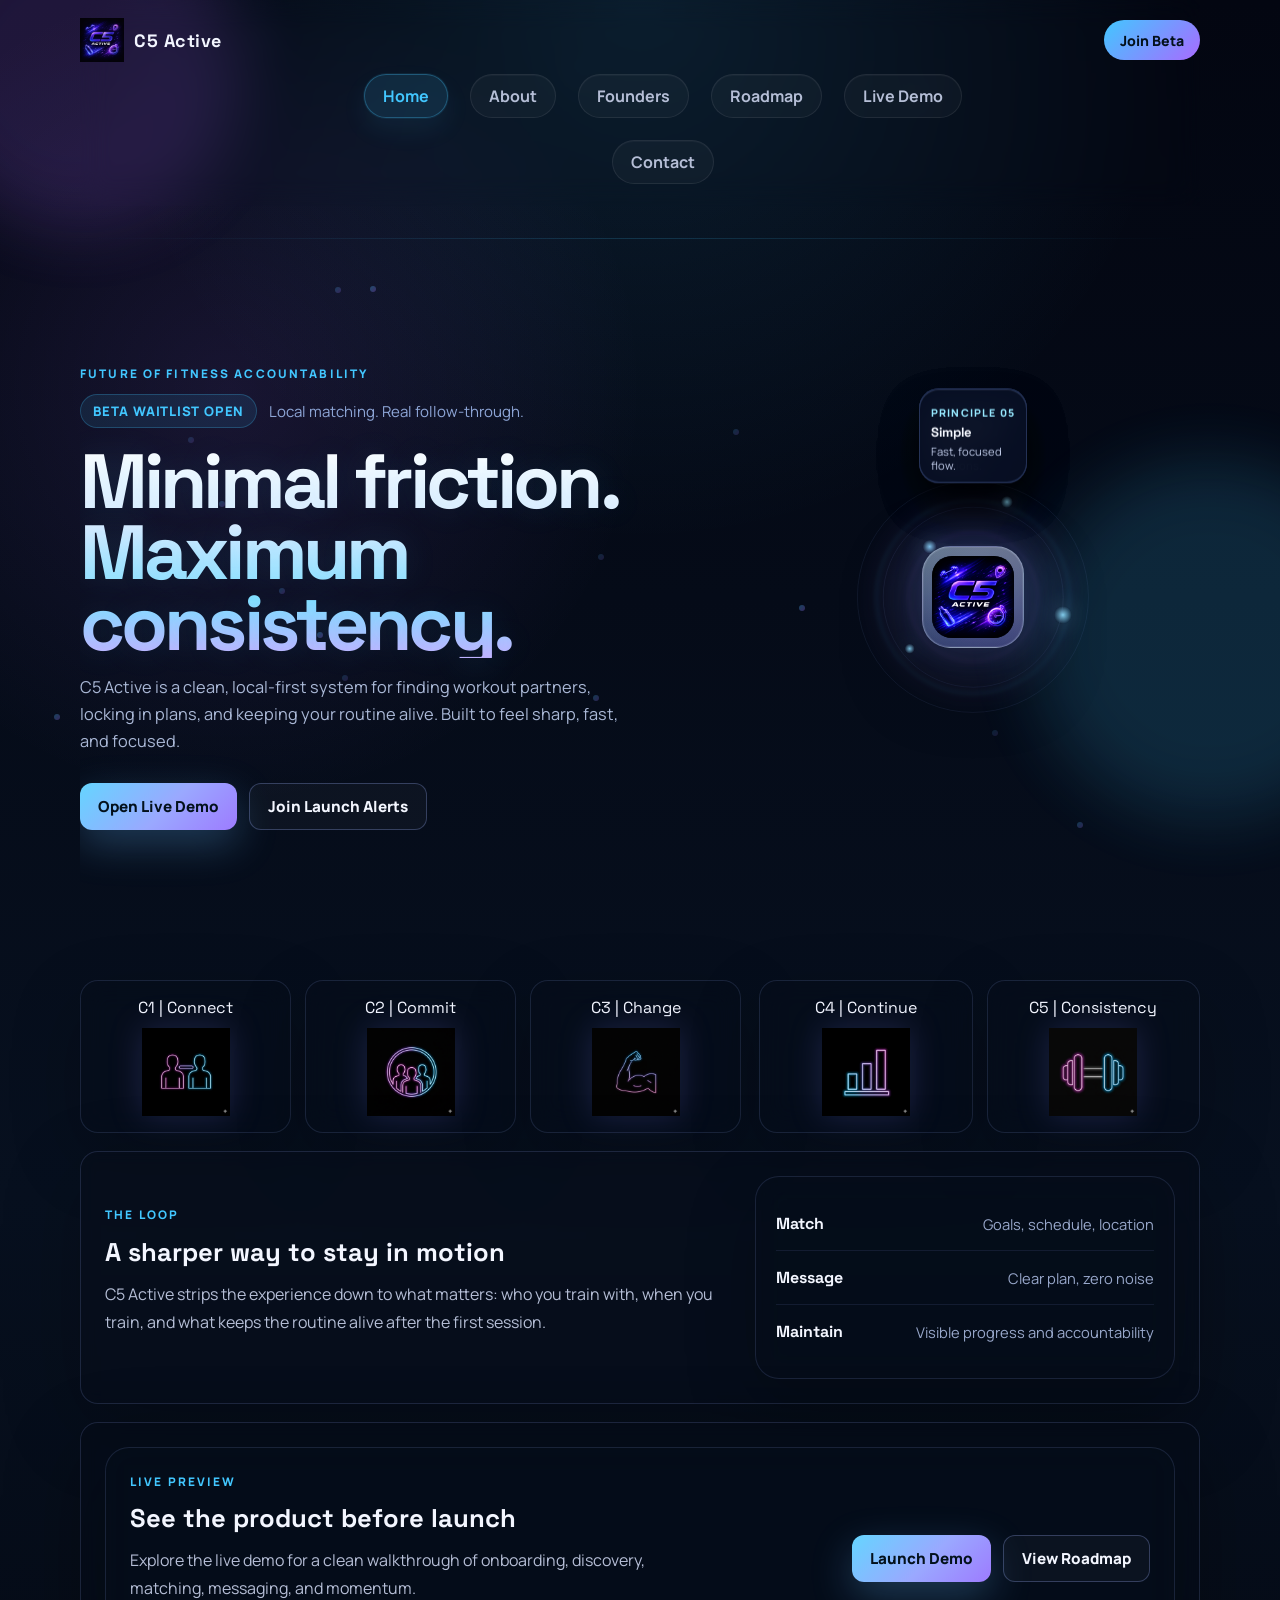
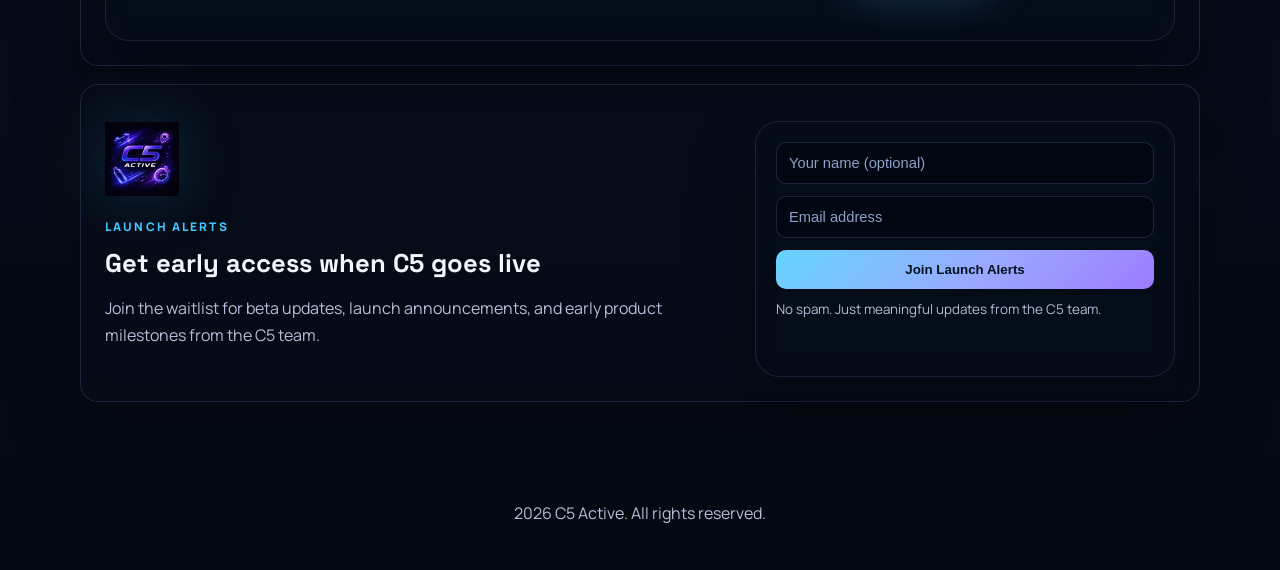
<file: index.html>
<!DOCTYPE html>
<html lang="en">
  <head>
    <meta charset="UTF-8" />
    <meta name="viewport" content="width=device-width, initial-scale=1.0" />
    <title>C5 Active | Find Workout Partners And Build Consistency</title>
    <link rel="icon" type="image/png" href="./images/c5_logo.png" />
    <meta
      name="description"
      content="C5 Active helps people find local workout partners, stay accountable, and build consistent fitness habits through matching, messaging, and progress tracking."
    />
    <meta property="og:title" content="C5 Active | Find Workout Partners And Build Consistency" />
    <meta
      property="og:description"
      content="A social fitness platform for local accountability, workout matching, and momentum that lasts."
    />
    <meta property="og:type" content="website" />
    <meta property="og:url" content="https://c5active.com/" />
    <meta property="og:image" content="https://c5active.com/images/c5_logo.png" />
    <meta name="twitter:card" content="summary_large_image" />
    <link rel="canonical" href="https://c5active.com/" />
    <link rel="preconnect" href="https://fonts.googleapis.com" />
    <link rel="preconnect" href="https://fonts.gstatic.com" crossorigin />
    <link
      href="https://fonts.googleapis.com/css2?family=Manrope:wght@400;500;700;800&family=Space+Grotesk:wght@500;700&display=swap"
      rel="stylesheet"
    />
    <link rel="stylesheet" href="./style.css" />
  </head>
  <body data-page="home">
    <div class="bg-orb orb-1"></div>
    <div class="bg-orb orb-2"></div>
    <div class="particles" id="particles"></div>

    <header class="site-header">
      <div class="site-header-top">
        <div class="logo-wrap">
          <img src="images/c5_logo.png" alt="C5 Active logo" class="logo" />
          <span class="logo-text">C5 Active</span>
        </div>
        <a class="header-beta-btn" href="#launch-alerts">Join Beta</a>
      </div>
      <nav class="site-nav">
        <a data-page="home" href="./index.html">Home</a>
        <a data-page="about" href="./about.html">About</a>
        <a data-page="founders" href="./founders.html">Founders</a>
        <a data-page="roadmap" href="./roadmap.html">Roadmap</a>
        <a data-page="demo" href="./demo.html">Live Demo</a>
        <a data-page="contact" href="./contact.html">Contact</a>
      </nav>
    </header>

    <main class="home-main home-main-future">
      <section class="hero hero-home-future reveal">
        <div class="future-hero-copy">
          <p class="eyebrow">Future Of Fitness Accountability</p>
          <div class="future-hero-meta">
            <span class="future-chip">Beta waitlist open</span>
            <span class="future-meta-text">Local matching. Real follow-through.</span>
          </div>
          <h1>Minimal friction. Maximum consistency.</h1>
          <p class="hero-copy future-copy">
            C5 Active is a clean, local-first system for finding workout partners, locking in plans, and keeping your
            routine alive. Built to feel sharp, fast, and focused.
          </p>
          <div class="hero-actions future-actions">
            <a class="btn btn-primary future-primary-btn" href="./demo.html">Open Live Demo</a>
            <a class="btn btn-ghost future-ghost-btn" href="#launch-alerts">Join Launch Alerts</a>
          </div>
        </div>

        <div class="future-hero-stage" aria-label="Core principles orbiting around the C5 Active app">
          <div class="future-logo-core">
            <div class="future-logo-rings" aria-hidden="true"></div>
            <div class="future-app-icon-shell">
              <div class="future-app-icon-screen">
                <img src="images/c5_logo.png" alt="C5 Active app icon" class="future-logo-image" />
              </div>
            </div>
          </div>

          <div class="future-orbit future-orbit-one" aria-hidden="true">
            <span class="future-orbit-bubble future-bubble-one"></span>
            <span class="future-orbit-bubble future-bubble-two"></span>
          </div>

          <div class="future-orbit future-orbit-two" aria-hidden="true">
            <span class="future-orbit-bubble future-bubble-three"></span>
            <span class="future-orbit-bubble future-bubble-four"></span>
          </div>

          <div class="future-orbit-card future-orbit-card-track">
            <div class="future-orbit-node future-node-1">
              <div class="future-floating-card">
                <span class="future-card-label">Principle 01</span>
                <strong>Local-first</strong>
                <p>Nearby accountability.</p>
              </div>
            </div>
            <div class="future-orbit-node future-node-2">
              <div class="future-floating-card">
                <span class="future-card-label">Principle 02</span>
                <strong>Intentional</strong>
                <p>Real plans only.</p>
              </div>
            </div>
            <div class="future-orbit-node future-node-3">
              <div class="future-floating-card">
                <span class="future-card-label">Principle 03</span>
                <strong>Visible momentum</strong>
                <p>Clear progress.</p>
              </div>
            </div>
            <div class="future-orbit-node future-node-4">
              <div class="future-floating-card">
                <span class="future-card-label">Principle 04</span>
                <strong>Committed</strong>
                <p>Actual sessions.</p>
              </div>
            </div>
            <div class="future-orbit-node future-node-5">
              <div class="future-floating-card">
                <span class="future-card-label">Principle 05</span>
                <strong>Simple</strong>
                <p>Fast, focused flow.</p>
              </div>
            </div>
          </div>
        </div>
      </section>

      <section class="future-band reveal">
        <div class="future-band-group future-band-group-primary">
          <article class="future-band-card">
            <span>C1 | Connect</span>
            <img src="./images/connect.png" alt="Connect icon" class="future-band-image" />
          </article>
          <article class="future-band-card">
            <span>C2 | Commit</span>
            <img src="./images/commit.png" alt="Commit icon" class="future-band-image" />
          </article>
          <article class="future-band-card">
            <span>C3 | Change</span>
            <img src="./images/change.png" alt="Change icon" class="future-band-image" />
          </article>
        </div>
        <div class="future-band-group future-band-group-secondary">
          <article class="future-band-card">
            <span>C4 | Continue</span>
            <img src="./images/confidence.png" alt="Continue icon" class="future-band-image" />
          </article>
          <article class="future-band-card">
            <span>C5 | Consistency</span>
            <img src="./images/consistency.png" alt="Consistency icon" class="future-band-image" />
          </article>
        </div>
      </section>

      <section class="panel future-panel reveal">
        <div class="future-panel-grid">
          <div class="future-panel-copy">
            <p class="eyebrow">The Loop</p>
            <h2>A sharper way to stay in motion</h2>
            <p class="section-lead">
              C5 Active strips the experience down to what matters: who you train with, when you train, and what keeps
              the routine alive after the first session.
            </p>
          </div>
          <div class="future-stack">
            <div class="future-stack-line">
              <strong>Match</strong>
              <span>Goals, schedule, location</span>
            </div>
            <div class="future-stack-line">
              <strong>Message</strong>
              <span>Clear plan, zero noise</span>
            </div>
            <div class="future-stack-line">
              <strong>Maintain</strong>
              <span>Visible progress and accountability</span>
            </div>
          </div>
        </div>
      </section>

      <section class="panel future-demo-panel reveal">
        <div class="future-demo-shell">
          <div class="future-demo-copy">
            <p class="eyebrow">Live Preview</p>
            <h2>See the product before launch</h2>
            <p class="section-lead">
              Explore the live demo for a clean walkthrough of onboarding, discovery, matching, messaging, and momentum.
            </p>
          </div>
          <div class="hero-actions future-actions">
            <a class="btn btn-primary future-primary-btn" href="./demo.html">Launch Demo</a>
            <a class="btn btn-ghost future-ghost-btn" href="./roadmap.html">View Roadmap</a>
          </div>
        </div>
      </section>

      <section id="launch-alerts" class="panel future-cta-panel reveal">
        <div class="future-cta-shell">
          <div class="future-cta-copy">
            <img src="images/c5_logo.png" alt="" class="future-cta-logo" />
            <p class="eyebrow">Launch Alerts</p>
            <h2>Get early access when C5 goes live</h2>
            <p>
              Join the waitlist for beta updates, launch announcements, and early product milestones from the C5 team.
            </p>
          </div>

          <form id="launchAlertForm" class="contact-form future-form" novalidate>
            <input class="contact-input future-input" type="text" name="name" placeholder="Your name (optional)" />
            <input class="contact-input future-input" type="email" name="email" placeholder="Email address" required />
            <input
              type="text"
              name="_honey"
              class="honey-field"
              tabindex="-1"
              autocomplete="off"
              aria-hidden="true"
            />
            <button class="contact-submit future-submit" type="submit">Join Launch Alerts</button>
            <p class="cta-form-note">No spam. Just meaningful updates from the C5 team.</p>
            <p id="launchAlertFeedback" class="form-feedback"></p>
          </form>
        </div>
      </section>
    </main>

    <footer class="site-footer">
      <p><span id="year"></span> C5 Active. All rights reserved.</p>
    </footer>

    <script src="./main.js"></script>
  </body>
</html>
</file>
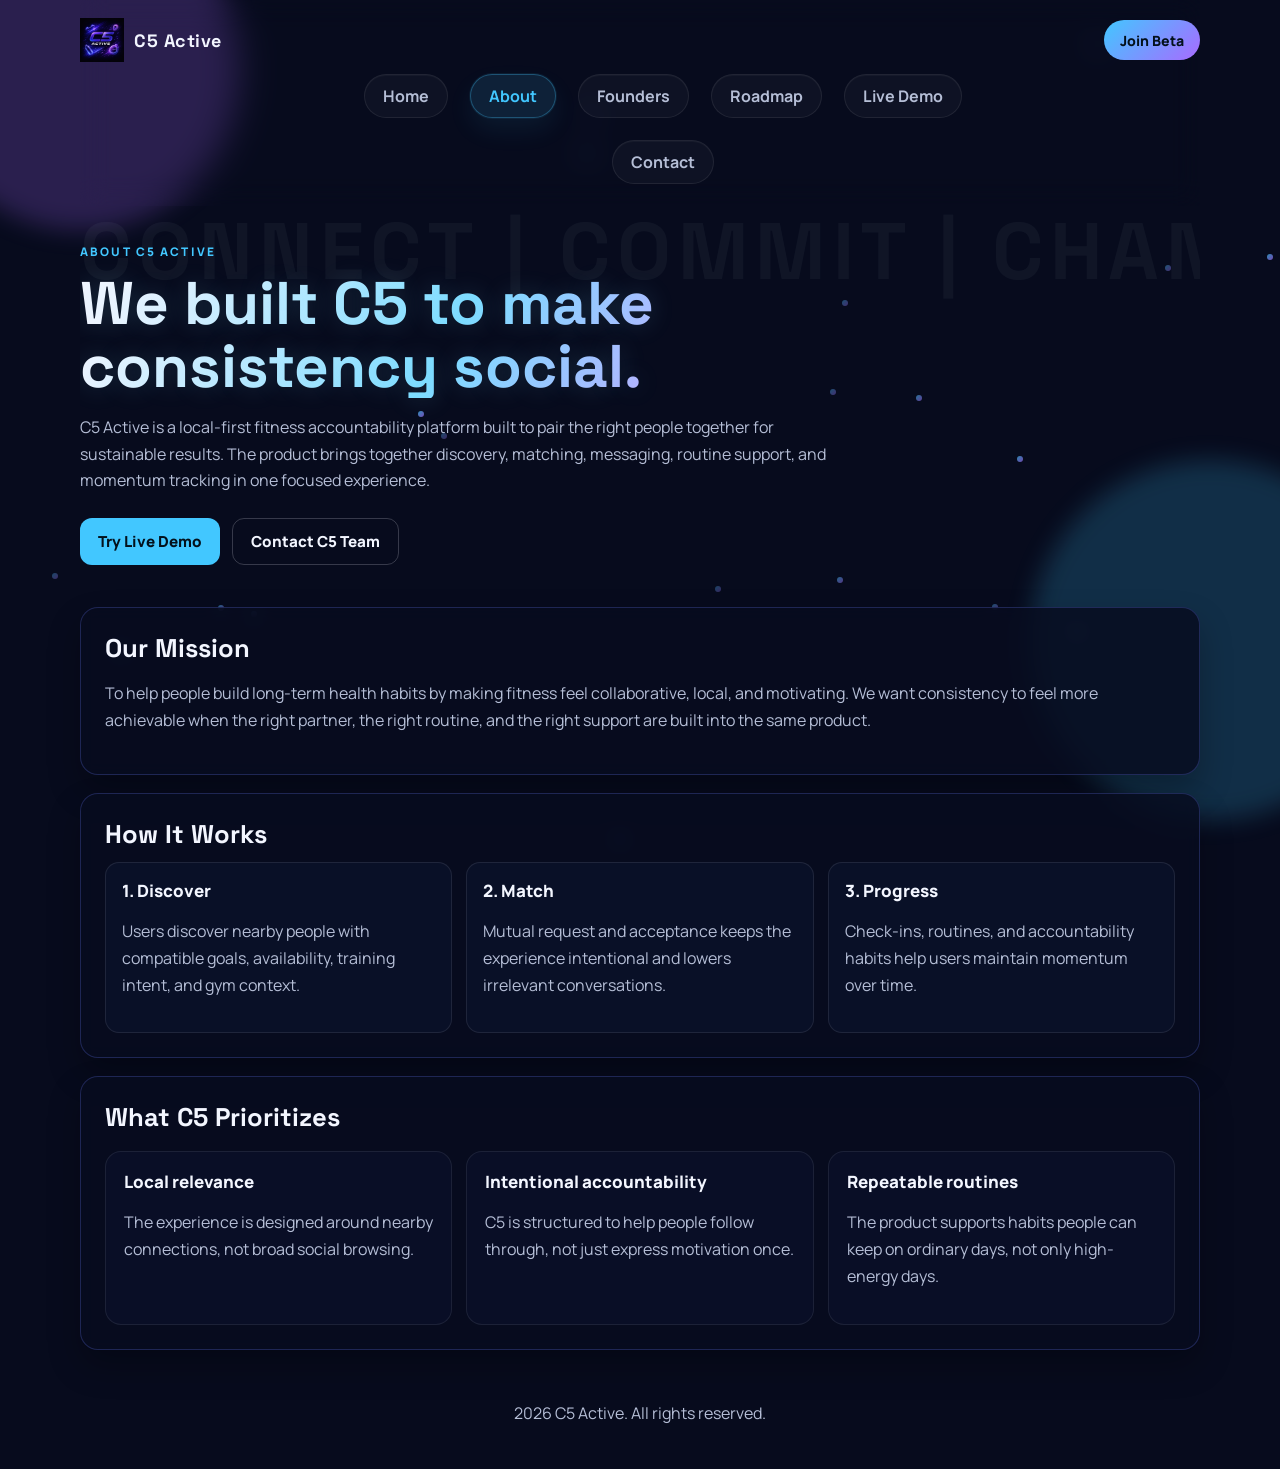
<file: about.html>
<!DOCTYPE html>
<html lang="en">
  <head>
    <meta charset="UTF-8" />
    <meta name="viewport" content="width=device-width, initial-scale=1.0" />
    <title>C5 Active | About The Platform</title>
    <link rel="icon" type="image/png" href="./images/c5_logo.png" />
    <meta
      name="description"
      content="Learn how C5 Active helps people build fitness consistency through local matching, accountability, and progress support."
    />
    <meta property="og:title" content="C5 Active | About The Platform" />
    <meta
      property="og:description"
      content="A local-first social fitness platform designed to help people stay consistent through accountability."
    />
    <meta property="og:type" content="website" />
    <meta property="og:url" content="https://c5active.com/about.html" />
    <meta property="og:image" content="https://c5active.com/images/c5_logo.png" />
    <link rel="canonical" href="https://c5active.com/about.html" />
    <link rel="preconnect" href="https://fonts.googleapis.com" />
    <link rel="preconnect" href="https://fonts.gstatic.com" crossorigin />
    <link
      href="https://fonts.googleapis.com/css2?family=Manrope:wght@400;500;700;800&family=Space+Grotesk:wght@500;700&display=swap"
      rel="stylesheet"
    />
    <link rel="stylesheet" href="./style.css" />
  </head>
  <body data-page="about">
    <div class="bg-orb orb-1"></div>
    <div class="bg-orb orb-2"></div>
    <div class="particles" id="particles"></div>

    <header class="site-header">
      <div class="site-header-top">
        <div class="logo-wrap">
          <img src="images/c5_logo.png" alt="C5 Active logo" class="logo" />
          <span class="logo-text">C5 Active</span>
        </div>
        <a class="header-beta-btn" href="./index.html#launch-alerts">Join Beta</a>
      </div>
      <nav class="site-nav">
        <a data-page="home" href="./index.html">Home</a>
        <a data-page="about" href="./about.html">About</a>
        <a data-page="founders" href="./founders.html">Founders</a>
        <a data-page="roadmap" href="./roadmap.html">Roadmap</a>
        <a data-page="demo" href="./demo.html">Live Demo</a>
        <a data-page="contact" href="./contact.html">Contact</a>
      </nav>
    </header>

    <main>
      <section class="hero reveal">
        <p class="eyebrow">About C5 Active</p>
        <h1>We built C5 to make consistency social.</h1>
        <p class="hero-copy">
          C5 Active is a local-first fitness accountability platform built to pair the right people together for
          sustainable results. The product brings together discovery, matching, messaging, routine support, and
          momentum tracking in one focused experience.
        </p>
        <div class="hero-actions">
          <a class="btn btn-primary" href="./demo.html">Try Live Demo</a>
          <a class="btn btn-ghost" href="./contact.html">Contact C5 Team</a>
        </div>
      </section>

      <section class="panel reveal">
        <h2>Our Mission</h2>
        <p>
          To help people build long-term health habits by making fitness feel collaborative, local, and motivating. We
          want consistency to feel more achievable when the right partner, the right routine, and the right support are
          built into the same product.
        </p>
      </section>

      <section class="panel reveal">
        <h2>How It Works</h2>
        <div class="feature-grid">
          <article class="card">
            <h3>1. Discover</h3>
            <p>Users discover nearby people with compatible goals, availability, training intent, and gym context.</p>
          </article>
          <article class="card">
            <h3>2. Match</h3>
            <p>Mutual request and acceptance keeps the experience intentional and lowers irrelevant conversations.</p>
          </article>
          <article class="card">
            <h3>3. Progress</h3>
            <p>Check-ins, routines, and accountability habits help users maintain momentum over time.</p>
          </article>
        </div>
      </section>

      <section class="panel reveal">
        <h2>What C5 Prioritizes</h2>
        <div class="mini-grid">
          <article class="mini-card">
            <h3>Local relevance</h3>
            <p>The experience is designed around nearby connections, not broad social browsing.</p>
          </article>
          <article class="mini-card">
            <h3>Intentional accountability</h3>
            <p>C5 is structured to help people follow through, not just express motivation once.</p>
          </article>
          <article class="mini-card">
            <h3>Repeatable routines</h3>
            <p>The product supports habits people can keep on ordinary days, not only high-energy days.</p>
          </article>
        </div>
      </section>
    </main>

    <footer class="site-footer">
      <p><span id="year"></span> C5 Active. All rights reserved.</p>
    </footer>

    <script src="./main.js"></script>
  </body>
</html>
</file>
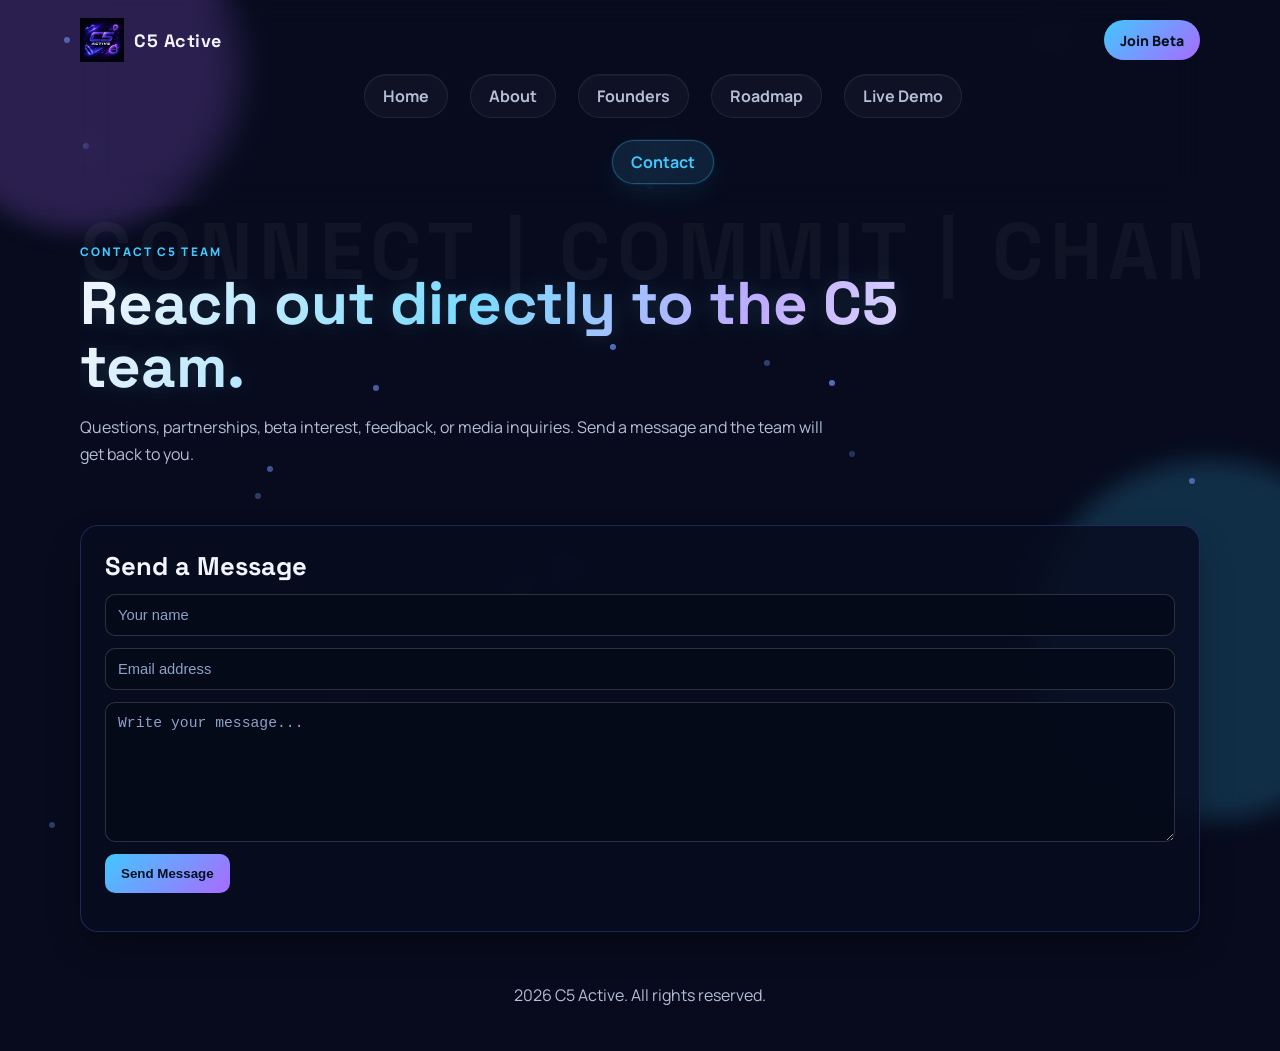
<file: contact.html>
<!DOCTYPE html>
<html lang="en">
  <head>
    <meta charset="UTF-8" />
    <meta name="viewport" content="width=device-width, initial-scale=1.0" />
    <title>C5 Active | Contact</title>
    <link rel="icon" type="image/png" href="./images/c5_logo.png" />
    <meta
      name="description"
      content="Contact the C5 Active team about partnerships, beta interest, feedback, or product questions."
    />
    <meta property="og:title" content="C5 Active | Contact" />
    <meta
      property="og:description"
      content="Reach out to the C5 Active team for partnerships, feedback, and launch-related inquiries."
    />
    <meta property="og:type" content="website" />
    <meta property="og:url" content="https://c5active.com/contact.html" />
    <meta property="og:image" content="https://c5active.com/images/c5_logo.png" />
    <link rel="canonical" href="https://c5active.com/contact.html" />
    <link rel="preconnect" href="https://fonts.googleapis.com" />
    <link rel="preconnect" href="https://fonts.gstatic.com" crossorigin />
    <link
      href="https://fonts.googleapis.com/css2?family=Manrope:wght@400;500;700;800&family=Space+Grotesk:wght@500;700&display=swap"
      rel="stylesheet"
    />
    <link rel="stylesheet" href="./style.css" />
  </head>
  <body data-page="contact">
    <div class="bg-orb orb-1"></div>
    <div class="bg-orb orb-2"></div>
    <div class="particles" id="particles"></div>

    <header class="site-header">
      <div class="site-header-top">
        <div class="logo-wrap">
          <img src="images/c5_logo.png" alt="C5 Active logo" class="logo" />
          <span class="logo-text">C5 Active</span>
        </div>
        <a class="header-beta-btn" href="./index.html#launch-alerts">Join Beta</a>
      </div>
      <nav class="site-nav">
        <a data-page="home" href="./index.html">Home</a>
        <a data-page="about" href="./about.html">About</a>
        <a data-page="founders" href="./founders.html">Founders</a>
        <a data-page="roadmap" href="./roadmap.html">Roadmap</a>
        <a data-page="demo" href="./demo.html">Live Demo</a>
        <a data-page="contact" href="./contact.html">Contact</a>
      </nav>
    </header>

    <main>
      <section class="hero reveal">
        <p class="eyebrow">Contact C5 Team</p>
        <h1>Reach out directly to the C5 team.</h1>
        <p class="hero-copy">
          Questions, partnerships, beta interest, feedback, or media inquiries. Send a message and the team will get
          back to you.
        </p>
      </section>

      <section class="panel reveal">
        <h2>Send a Message</h2>
        <form id="contactForm" class="contact-form" novalidate>
          <input class="contact-input" type="text" name="name" placeholder="Your name" required />
          <input class="contact-input" type="email" name="email" placeholder="Email address" required />
          <textarea class="contact-textarea" name="message" placeholder="Write your message..." required></textarea>
          <input
            type="text"
            name="_honey"
            class="honey-field"
            tabindex="-1"
            autocomplete="off"
            aria-hidden="true"
          />
          <button class="contact-submit" type="submit">Send Message</button>
        </form>
        <p id="contactFeedback" class="form-feedback"></p>
      </section>
    </main>

    <footer class="site-footer">
      <p><span id="year"></span> C5 Active. All rights reserved.</p>
    </footer>

    <script src="./main.js"></script>
  </body>
</html>
</file>
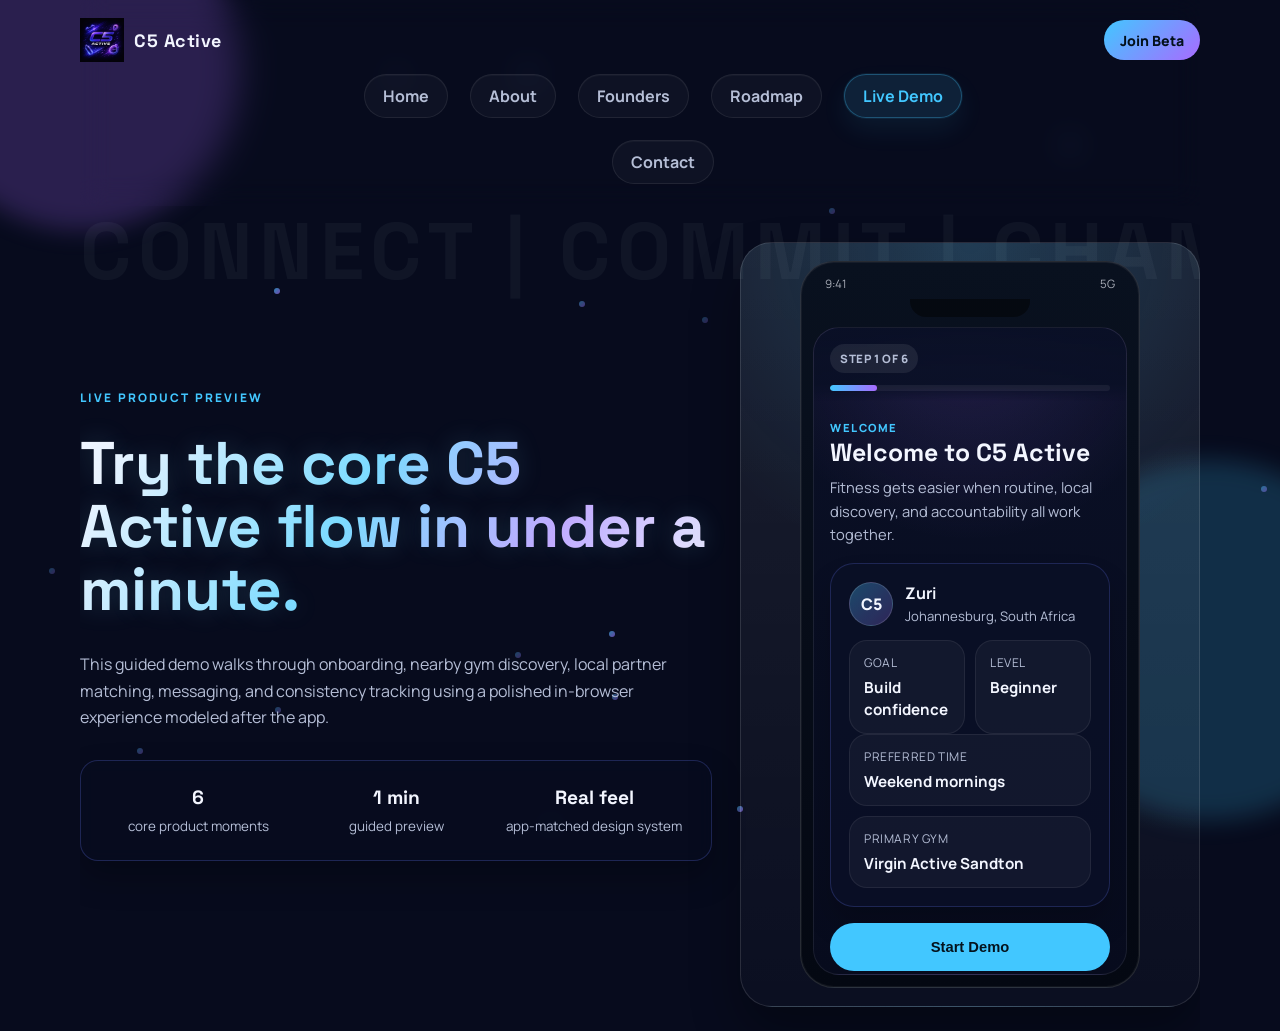
<file: demo.html>
<!DOCTYPE html>
<html lang="en">
  <head>
    <meta charset="UTF-8" />
    <meta name="viewport" content="width=device-width, initial-scale=1.0" />
    <title>C5 Active Live Demo</title>
    <link rel="icon" type="image/png" href="./images/c5_logo.png" />
    <meta
      name="description"
      content="Try the C5 Active live demo and explore onboarding, nearest gyms, local discovery, messaging, and accountability in one guided product preview."
    />
    <meta property="og:title" content="C5 Active | Live Demo" />
    <meta
      property="og:description"
      content="Preview the C5 Active product flow through onboarding, nearest gyms, discovery, matching, messaging, and momentum tracking."
    />
    <meta property="og:type" content="website" />
    <meta property="og:url" content="https://c5active.com/demo.html" />
    <meta property="og:image" content="https://c5active.com/images/c5_logo.png" />
    <link rel="canonical" href="https://c5active.com/demo.html" />
    <link rel="preconnect" href="https://fonts.googleapis.com" />
    <link rel="preconnect" href="https://fonts.gstatic.com" crossorigin />
    <link
      href="https://fonts.googleapis.com/css2?family=Manrope:wght@400;500;700;800&family=Space+Grotesk:wght@500;700&display=swap"
      rel="stylesheet"
    />
    <link rel="stylesheet" href="./style.css" />
    <link rel="stylesheet" href="./demo.css" />
  </head>
  <body data-page="demo">
    <div class="bg-orb orb-1"></div>
    <div class="bg-orb orb-2"></div>
    <div class="particles" id="particles"></div>

    <header class="site-header">
      <div class="site-header-top">
        <div class="logo-wrap">
          <img src="images/c5_logo.png" alt="C5 Active logo" class="logo" />
          <span class="logo-text">C5 Active</span>
        </div>
        <a class="header-beta-btn" href="./index.html#launch-alerts">Join Beta</a>
      </div>
      <nav class="site-nav">
        <a data-page="home" href="./index.html">Home</a>
        <a data-page="about" href="./about.html">About</a>
        <a data-page="founders" href="./founders.html">Founders</a>
        <a data-page="roadmap" href="./roadmap.html">Roadmap</a>
        <a data-page="demo" href="./demo.html">Live Demo</a>
        <a data-page="contact" href="./contact.html">Contact</a>
      </nav>
    </header>

    <main class="demo-main">
      <section class="hero reveal demo-hero">
        <div class="demo-copy">
          <p class="eyebrow">Live Product Preview</p>
          <h1>Try the core C5 Active flow in under a minute.</h1>
          <p class="hero-copy">
            This guided demo walks through onboarding, nearby gym discovery, local partner matching, messaging, and
            consistency tracking using a polished in-browser experience modeled after the app.
          </p>

          <div class="demo-highlights panel reveal">
            <div class="demo-highlight">
              <span class="demo-highlight-value">6</span>
              <span class="demo-highlight-label">core product moments</span>
            </div>
            <div class="demo-highlight">
              <span class="demo-highlight-value">1 min</span>
              <span class="demo-highlight-label">guided preview</span>
            </div>
            <div class="demo-highlight">
              <span class="demo-highlight-value">Real feel</span>
              <span class="demo-highlight-label">app-matched design system</span>
            </div>
          </div>
        </div>

        <div id="demo-experience" class="demo-stage reveal">
          <div class="demo-stage-shell">
            <div class="demo-phone">
              <div class="demo-phone-top">
                <span>9:41</span>
                <span class="demo-phone-signal">5G</span>
              </div>
              <div class="demo-phone-notch"></div>
              <div class="demo-phone-screen">
                <div class="demo-statusbar">
                  <span id="demoStepCount" class="demo-status-pill">Step 1 of 6</span>
                  <div class="demo-progress"><span id="demoProgressBar"></span></div>
                </div>
                <div id="demoApp" class="demo-app"></div>
              </div>
            </div>
          </div>
        </div>
      </section>

      <section class="panel reveal">
        <h2>What You'll Experience</h2>
        <div class="demo-feature-grid">
          <article class="demo-feature-card">
            <h3>Onboarding snapshot</h3>
            <p>See how C5 frames routine, goals, and gym context right from the start.</p>
          </article>
          <article class="demo-feature-card">
            <h3>Nearest gyms first</h3>
            <p>Start with a quick location layer that surfaces nearby gyms before showing people.</p>
          </article>
          <article class="demo-feature-card">
            <h3>Discovery to momentum</h3>
            <p>Move from match cards into chat and finish with the accountability dashboard.</p>
          </article>
        </div>
      </section>
    </main>

    <footer class="site-footer">
      <p><span id="year"></span> C5 Active. All rights reserved.</p>
    </footer>

    <script src="./main.js"></script>
    <script src="./demo-data.js"></script>
    <script src="./demo.js"></script>
  </body>
</html>
</file>
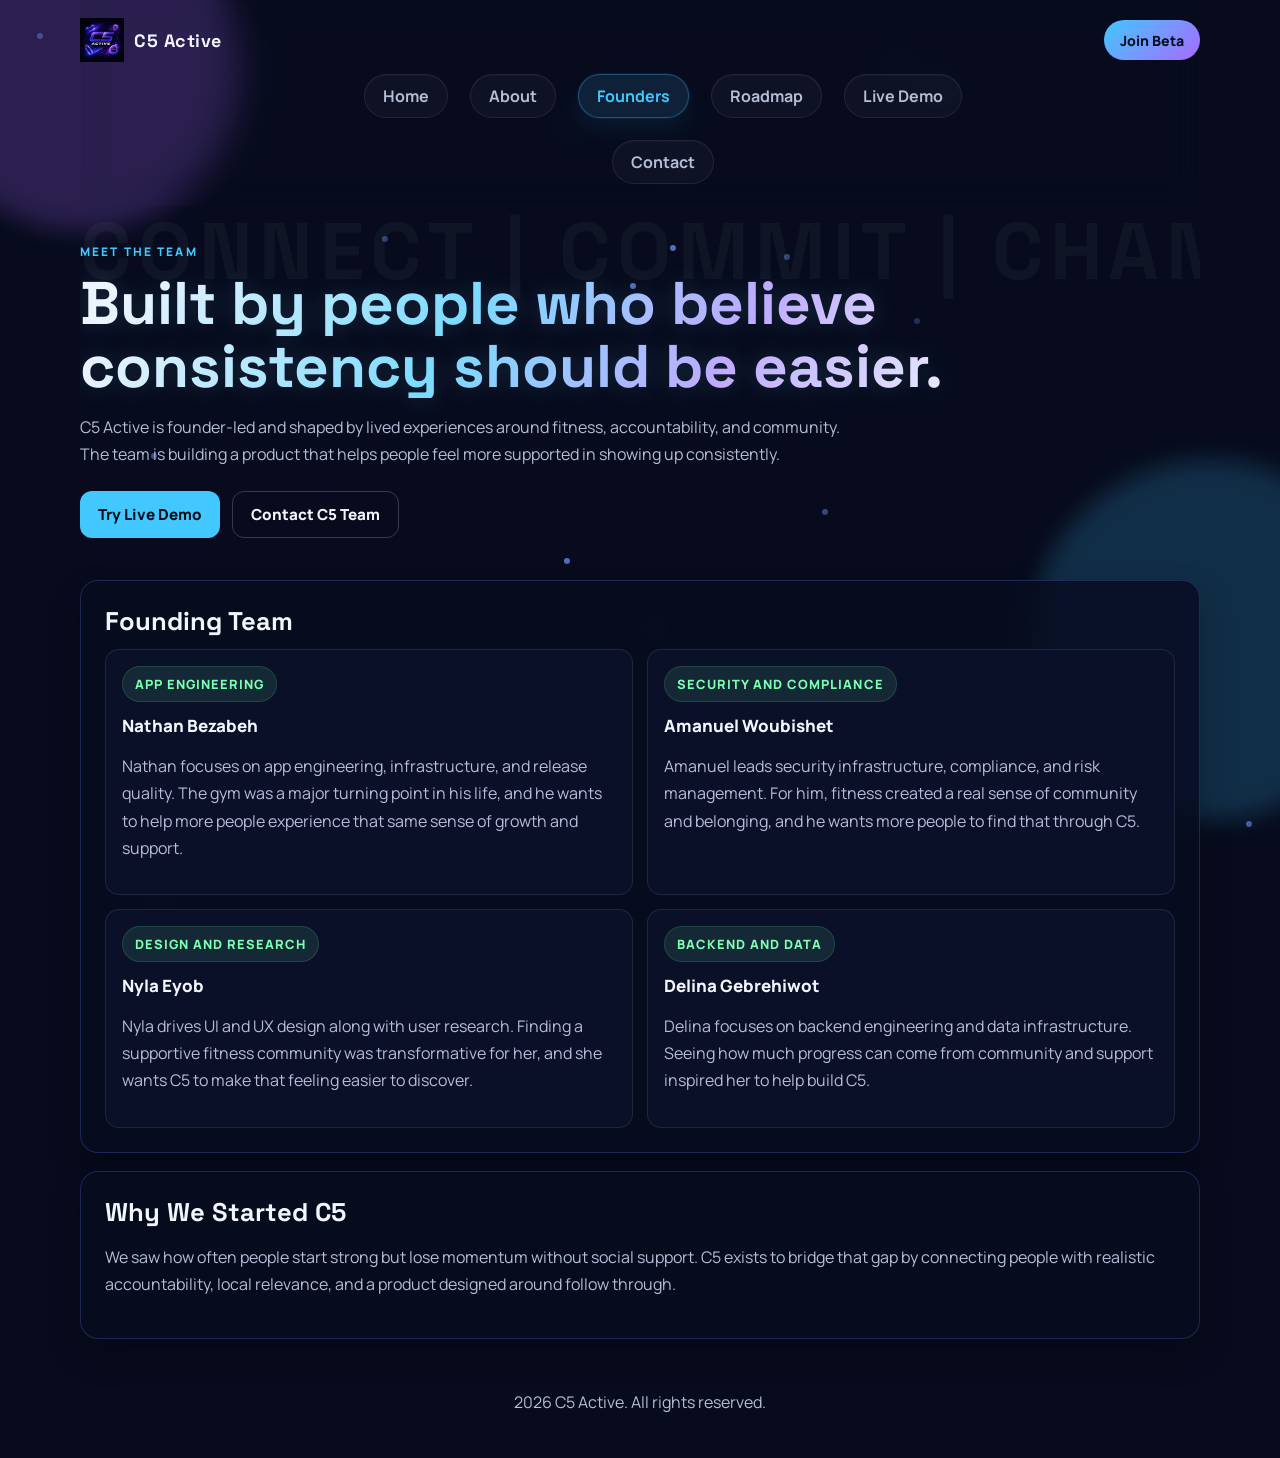
<file: founders.html>
<!DOCTYPE html>
<html lang="en">
  <head>
    <meta charset="UTF-8" />
    <meta name="viewport" content="width=device-width, initial-scale=1.0" />
    <title>C5 Active | Meet The Team</title>
    <link rel="icon" type="image/png" href="./images/c5_logo.png" />
    <meta
      name="description"
      content="Meet the founding team behind C5 Active and learn why they are building a local-first fitness accountability platform."
    />
    <meta property="og:title" content="C5 Active | Meet The Team" />
    <meta
      property="og:description"
      content="The founding team behind C5 Active is building a more intentional social fitness experience around consistency and community."
    />
    <meta property="og:type" content="website" />
    <meta property="og:url" content="https://c5active.com/founders.html" />
    <meta property="og:image" content="https://c5active.com/images/c5_logo.png" />
    <link rel="canonical" href="https://c5active.com/founders.html" />
    <link rel="preconnect" href="https://fonts.googleapis.com" />
    <link rel="preconnect" href="https://fonts.gstatic.com" crossorigin />
    <link
      href="https://fonts.googleapis.com/css2?family=Manrope:wght@400;500;700;800&family=Space+Grotesk:wght@500;700&display=swap"
      rel="stylesheet"
    />
    <link rel="stylesheet" href="./style.css" />
  </head>
  <body data-page="founders">
    <div class="bg-orb orb-1"></div>
    <div class="bg-orb orb-2"></div>
    <div class="particles" id="particles"></div>

    <header class="site-header">
      <div class="site-header-top">
        <div class="logo-wrap">
          <img src="images/c5_logo.png" alt="C5 Active logo" class="logo" />
          <span class="logo-text">C5 Active</span>
        </div>
        <a class="header-beta-btn" href="./index.html#launch-alerts">Join Beta</a>
      </div>
      <nav class="site-nav">
        <a data-page="home" href="./index.html">Home</a>
        <a data-page="about" href="./about.html">About</a>
        <a data-page="founders" href="./founders.html">Founders</a>
        <a data-page="roadmap" href="./roadmap.html">Roadmap</a>
        <a data-page="demo" href="./demo.html">Live Demo</a>
        <a data-page="contact" href="./contact.html">Contact</a>
      </nav>
    </header>

    <main>
      <section class="hero reveal">
        <p class="eyebrow">Meet The Team</p>
        <h1>Built by people who believe consistency should be easier.</h1>
        <p class="hero-copy">
          C5 Active is founder-led and shaped by lived experiences around fitness, accountability, and community. The
          team is building a product that helps people feel more supported in showing up consistently.
        </p>
        <div class="hero-actions">
          <a class="btn btn-primary" href="./demo.html">Try Live Demo</a>
          <a class="btn btn-ghost" href="./contact.html">Contact C5 Team</a>
        </div>
      </section>

      <section class="panel reveal">
        <h2>Founding Team</h2>
        <div class="founder-grid">
          <article class="card">
            <span class="founder-role">App Engineering</span>
            <h3>Nathan Bezabeh</h3>
            <p>
              Nathan focuses on app engineering, infrastructure, and release quality. The gym was a major turning point
              in his life, and he wants to help more people experience that same sense of growth and support.
            </p>
          </article>
          <article class="card">
            <span class="founder-role">Security And Compliance</span>
            <h3>Amanuel Woubishet</h3>
            <p>
              Amanuel leads security infrastructure, compliance, and risk management. For him, fitness created a real
              sense of community and belonging, and he wants more people to find that through C5.
            </p>
          </article>
          <article class="card">
            <span class="founder-role">Design And Research</span>
            <h3>Nyla Eyob</h3>
            <p>
              Nyla drives UI and UX design along with user research. Finding a supportive fitness community was
              transformative for her, and she wants C5 to make that feeling easier to discover.
            </p>
          </article>
          <article class="card">
            <span class="founder-role">Backend And Data</span>
            <h3>Delina Gebrehiwot</h3>
            <p>
              Delina focuses on backend engineering and data infrastructure. Seeing how much progress can come from
              community and support inspired her to help build C5.
            </p>
          </article>
        </div>
      </section>

      <section class="panel reveal">
        <h2>Why We Started C5</h2>
        <p>
          We saw how often people start strong but lose momentum without social support. C5 exists to bridge that gap
          by connecting people with realistic accountability, local relevance, and a product designed around follow
          through.
        </p>
      </section>
    </main>

    <footer class="site-footer">
      <p><span id="year"></span> C5 Active. All rights reserved.</p>
    </footer>

    <script src="./main.js"></script>
  </body>
</html>
</file>
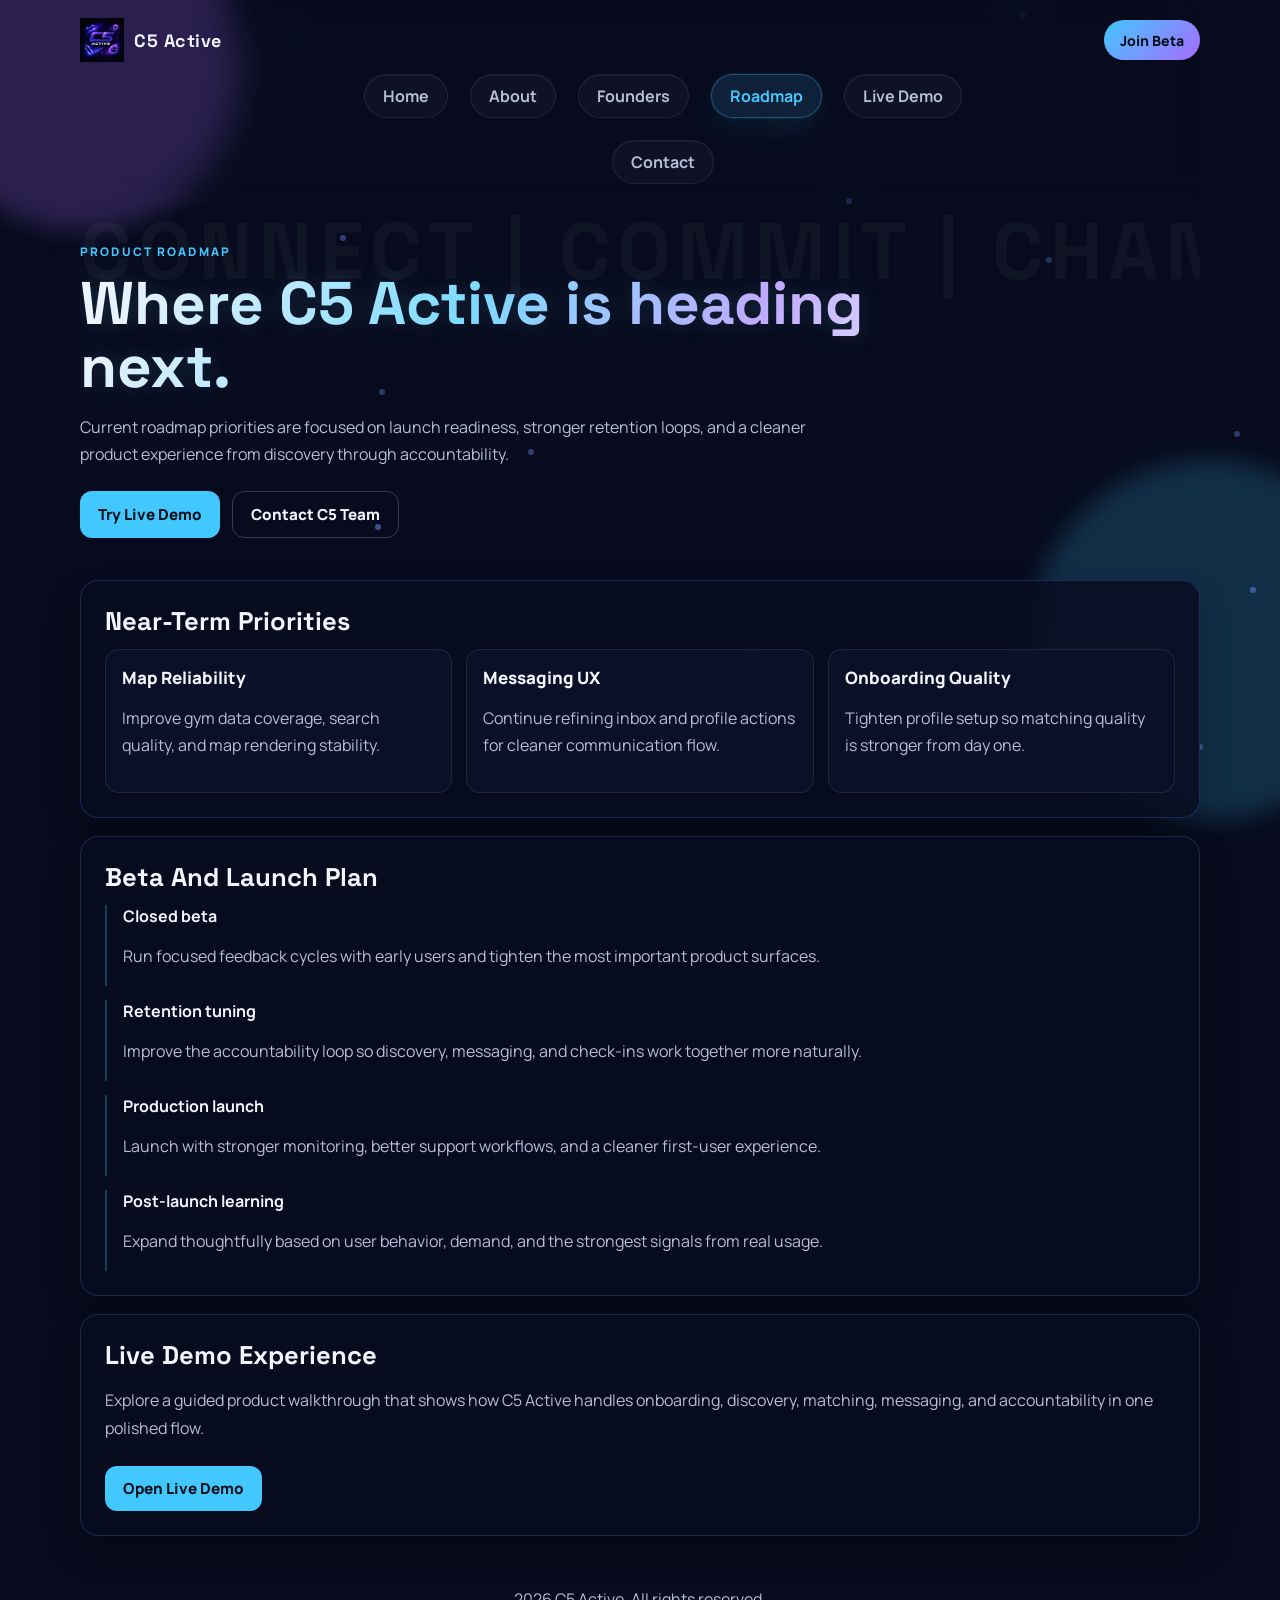
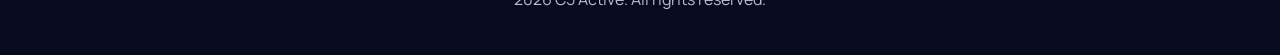
<file: roadmap.html>
<!DOCTYPE html>
<html lang="en">
  <head>
    <meta charset="UTF-8" />
    <meta name="viewport" content="width=device-width, initial-scale=1.0" />
    <title>C5 Active | Product Roadmap</title>
    <link rel="icon" type="image/png" href="./images/c5_logo.png" />
    <meta
      name="description"
      content="See the roadmap for C5 Active, including launch priorities around discovery, messaging, onboarding, and beta readiness."
    />
    <meta property="og:title" content="C5 Active | Product Roadmap" />
    <meta
      property="og:description"
      content="Explore the near-term roadmap for C5 Active and see what the team is prioritizing before launch."
    />
    <meta property="og:type" content="website" />
    <meta property="og:url" content="https://c5active.com/roadmap.html" />
    <meta property="og:image" content="https://c5active.com/images/c5_logo.png" />
    <link rel="canonical" href="https://c5active.com/roadmap.html" />
    <link rel="preconnect" href="https://fonts.googleapis.com" />
    <link rel="preconnect" href="https://fonts.gstatic.com" crossorigin />
    <link
      href="https://fonts.googleapis.com/css2?family=Manrope:wght@400;500;700;800&family=Space+Grotesk:wght@500;700&display=swap"
      rel="stylesheet"
    />
    <link rel="stylesheet" href="./style.css" />
  </head>
  <body data-page="roadmap">
    <div class="bg-orb orb-1"></div>
    <div class="bg-orb orb-2"></div>
    <div class="particles" id="particles"></div>

    <header class="site-header">
      <div class="site-header-top">
        <div class="logo-wrap">
          <img src="images/c5_logo.png" alt="C5 Active logo" class="logo" />
          <span class="logo-text">C5 Active</span>
        </div>
        <a class="header-beta-btn" href="./index.html#launch-alerts">Join Beta</a>
      </div>
      <nav class="site-nav">
        <a data-page="home" href="./index.html">Home</a>
        <a data-page="about" href="./about.html">About</a>
        <a data-page="founders" href="./founders.html">Founders</a>
        <a data-page="roadmap" href="./roadmap.html">Roadmap</a>
        <a data-page="demo" href="./demo.html">Live Demo</a>
        <a data-page="contact" href="./contact.html">Contact</a>
      </nav>
    </header>

    <main>
      <section class="hero reveal">
        <p class="eyebrow">Product Roadmap</p>
        <h1>Where C5 Active is heading next.</h1>
        <p class="hero-copy">
          Current roadmap priorities are focused on launch readiness, stronger retention loops, and a cleaner product
          experience from discovery through accountability.
        </p>
        <div class="hero-actions">
          <a class="btn btn-primary" href="./demo.html">Try Live Demo</a>
          <a class="btn btn-ghost" href="./contact.html">Contact C5 Team</a>
        </div>
      </section>

      <section class="panel reveal">
        <h2>Near-Term Priorities</h2>
        <div class="roadmap-grid">
          <article class="card">
            <h3>Map Reliability</h3>
            <p>Improve gym data coverage, search quality, and map rendering stability.</p>
          </article>
          <article class="card">
            <h3>Messaging UX</h3>
            <p>Continue refining inbox and profile actions for cleaner communication flow.</p>
          </article>
          <article class="card">
            <h3>Onboarding Quality</h3>
            <p>Tighten profile setup so matching quality is stronger from day one.</p>
          </article>
        </div>
      </section>

      <section class="panel reveal">
        <h2>Beta And Launch Plan</h2>
        <div class="timeline-list">
          <div class="timeline-item">
            <strong>Closed beta</strong>
            <p>Run focused feedback cycles with early users and tighten the most important product surfaces.</p>
          </div>
          <div class="timeline-item">
            <strong>Retention tuning</strong>
            <p>Improve the accountability loop so discovery, messaging, and check-ins work together more naturally.</p>
          </div>
          <div class="timeline-item">
            <strong>Production launch</strong>
            <p>Launch with stronger monitoring, better support workflows, and a cleaner first-user experience.</p>
          </div>
          <div class="timeline-item">
            <strong>Post-launch learning</strong>
            <p>Expand thoughtfully based on user behavior, demand, and the strongest signals from real usage.</p>
          </div>
        </div>
      </section>

      <section class="panel reveal">
        <h2>Live Demo Experience</h2>
        <p>
          Explore a guided product walkthrough that shows how C5 Active handles onboarding, discovery, matching,
          messaging, and accountability in one polished flow.
        </p>
        <div class="hero-actions">
          <a class="btn btn-primary" href="./demo.html">Open Live Demo</a>
        </div>
      </section>
    </main>

    <footer class="site-footer">
      <p><span id="year"></span> C5 Active. All rights reserved.</p>
    </footer>

    <script src="./main.js"></script>
  </body>
</html>
</file>
<file: style.css>
:root {
  --bg: #070b1d;
  --panel: rgba(8, 13, 31, 0.84);
  --panel-border: rgba(104, 122, 255, 0.24);
  --panel-soft: rgba(12, 19, 45, 0.92);
  --text: #f3f6ff;
  --muted: #b5bed6;
  --primary: #42c7ff;
  --secondary: #a86bff;
  --accent: #7cffb2;
}

* {
  box-sizing: border-box;
}

html,
body {
  margin: 0;
  padding: 0;
  background: var(--bg);
  color: var(--text);
  font-family: 'Manrope', system-ui, sans-serif;
}

body {
  min-height: 100vh;
  position: relative;
  overflow-x: hidden;
  animation: pageEnter 0.95s cubic-bezier(0.2, 0.8, 0.2, 1);
}

.bg-orb {
  position: fixed;
  border-radius: 999px;
  filter: blur(12px);
  pointer-events: none;
  z-index: 0;
}

.orb-1 {
  width: 320px;
  height: 320px;
  background: rgba(168, 107, 255, 0.22);
  top: -90px;
  left: -80px;
  animation: floatOrbA 16s ease-in-out infinite;
}

.orb-2 {
  width: 360px;
  height: 360px;
  background: rgba(66, 199, 255, 0.19);
  right: -110px;
  bottom: 80px;
  animation: floatOrbB 18s ease-in-out infinite;
}

.particles {
  position: fixed;
  inset: 0;
  pointer-events: none;
  z-index: 0;
}

.particle {
  position: absolute;
  width: 6px;
  height: 6px;
  border-radius: 999px;
  background: linear-gradient(135deg, var(--primary), var(--secondary));
  filter: blur(0.1px);
  animation-name: driftUp;
  animation-timing-function: linear;
  animation-iteration-count: infinite;
}

.site-header,
main,
.site-footer {
  position: relative;
  z-index: 1;
  width: min(1120px, 92%);
  margin: 0 auto;
}

.site-header {
  display: grid;
  grid-template-columns: max-content 1fr max-content;
  align-items: center;
  gap: 12px;
  padding: 18px 0 22px;
  position: sticky;
  top: 0;
  z-index: 20;
  background: transparent;
  backdrop-filter: blur(14px);
  transition: transform 0.28s ease, opacity 0.28s ease, background-color 0.28s ease, border-color 0.28s ease;
}

.site-header.is-hidden {
  transform: translateY(calc(-100% - 10px));
  opacity: 0.04;
}

.site-header-top {
  display: contents;
}

.logo-wrap {
  display: flex;
  align-items: center;
  gap: 10px;
  grid-column: 1;
  justify-self: start;
}

.logo {
  width: 44px;
  height: 44px;
  object-fit: contain;
}

.logo-text {
  font-family: 'Space Grotesk', sans-serif;
  font-size: 1.12rem;
  font-weight: 700;
  letter-spacing: 0.03em;
}

.header-beta-btn {
  display: inline-flex;
  align-items: center;
  justify-content: center;
  min-height: 40px;
  padding: 0 16px;
  border-radius: 999px;
  background: linear-gradient(135deg, var(--primary), var(--secondary));
  color: #03111c;
  text-decoration: none;
  font-size: 0.88rem;
  font-weight: 800;
  white-space: nowrap;
  grid-column: 3;
  justify-self: end;
}

.site-nav {
  display: flex;
  justify-content: center;
  align-items: center;
  gap: 22px;
  flex-wrap: wrap;
  min-width: 0;
  grid-column: 2;
  justify-self: center;
  width: min(100%, 720px);
}

.site-nav a {
  display: inline-flex;
  align-items: center;
  justify-content: center;
  color: var(--muted);
  text-decoration: none;
  font-size: 1rem;
  font-weight: 700;
  min-height: 42px;
  padding: 10px 18px;
  border: 1px solid rgba(255, 255, 255, 0.08);
  border-radius: 999px;
  background: rgba(255, 255, 255, 0.03);
  box-shadow: inset 0 1px 0 rgba(255, 255, 255, 0.03);
  transition:
    color 0.22s ease,
    background-color 0.22s ease,
    border-color 0.22s ease,
    transform 0.22s ease,
    box-shadow 0.22s ease;
}

.site-nav a:hover {
  color: var(--text);
  background: rgba(255, 255, 255, 0.06);
  border-color: rgba(132, 154, 255, 0.18);
  transform: translateY(-1px);
  box-shadow: 0 12px 28px rgba(0, 0, 0, 0.16);
}

.site-nav a.is-active {
  color: var(--primary);
  background: rgba(66, 199, 255, 0.12);
  border-color: rgba(66, 199, 255, 0.3);
  box-shadow: 0 0 0 1px rgba(66, 199, 255, 0.08), 0 12px 26px rgba(66, 199, 255, 0.08);
}

.hero {
  padding: 36px 0 24px;
  position: relative;
  overflow: hidden;
}

.hero::before {
  content: 'CONNECT | COMMIT | CHANGE';
  position: absolute;
  inset: 0 auto auto 0;
  transform: translateY(-6px);
  font-size: clamp(1.8rem, 7vw, 5rem);
  font-family: 'Space Grotesk', sans-serif;
  font-weight: 700;
  letter-spacing: 0.08em;
  color: rgba(243, 246, 255, 0.045);
  white-space: nowrap;
  pointer-events: none;
  animation: marqueePulse 14s linear infinite;
}

.hero > * {
  position: relative;
  z-index: 1;
}

.eyebrow {
  margin: 0 0 10px;
  text-transform: uppercase;
  letter-spacing: 0.18em;
  font-size: 0.74rem;
  color: var(--primary);
  font-weight: 800;
}

.hero h1 {
  margin: 0;
  font-family: 'Space Grotesk', sans-serif;
  font-size: clamp(2rem, 4.7vw, 3.8rem);
  line-height: 1.05;
  max-width: 900px;
  background: linear-gradient(120deg, #f3f6ff 5%, #7ddcff 42%, #c5a8ff 72%, #f3f6ff 100%);
  -webkit-background-clip: text;
  background-clip: text;
  color: transparent;
  text-shadow: 0 0 26px rgba(125, 220, 255, 0.18);
  animation: headlineGlow 6.5s ease-in-out infinite;
}

.hero-copy {
  margin-top: 16px;
  color: var(--muted);
  max-width: 760px;
  line-height: 1.65;
}

.home-main {
  padding-bottom: 24px;
}

.hero-home {
  display: grid;
  grid-template-columns: minmax(0, 1.15fr) minmax(320px, 0.85fr);
  gap: 30px;
  align-items: center;
  padding: 52px 0 28px;
}

.hero-copy-block {
  position: relative;
  z-index: 1;
}

.hero-brand-lockup {
  display: flex;
  align-items: center;
  gap: 16px;
  margin: 8px 0 18px;
}

.hero-brand-mark,
.cta-logo-mark {
  position: relative;
  display: grid;
  place-items: center;
  border-radius: 24px;
  background: linear-gradient(145deg, rgba(66, 199, 255, 0.14), rgba(168, 107, 255, 0.16));
  border: 1px solid rgba(255, 255, 255, 0.12);
  box-shadow: 0 20px 40px rgba(0, 0, 0, 0.24);
}

.hero-brand-mark {
  width: 86px;
  height: 86px;
}

.hero-brand-mark::before,
.cta-logo-mark::before {
  content: '';
  position: absolute;
  inset: 10px;
  border-radius: inherit;
  background: rgba(5, 10, 25, 0.52);
}

.hero-brand-logo,
.cta-logo-image {
  position: relative;
  z-index: 1;
  object-fit: contain;
  filter: drop-shadow(0 12px 24px rgba(66, 199, 255, 0.2));
}

.hero-brand-logo {
  width: 54px;
  height: 54px;
}

.hero-brand-copy {
  display: grid;
  gap: 4px;
}

.hero-brand-name {
  color: var(--text);
  font-family: 'Space Grotesk', sans-serif;
  font-size: 1.3rem;
  font-weight: 700;
}

.hero-brand-line {
  color: #97ace0;
  font-size: 0.92rem;
  letter-spacing: 0.08em;
  text-transform: uppercase;
  font-weight: 700;
}

.hero-status-row {
  display: flex;
  flex-wrap: wrap;
  gap: 10px;
  align-items: center;
  margin-bottom: 14px;
}

.status-chip,
.device-pill,
.device-badges span,
.persona-tag,
.cta-bullets span {
  display: inline-flex;
  align-items: center;
  justify-content: center;
  border-radius: 999px;
  font-weight: 800;
  letter-spacing: 0.01em;
}

.status-chip {
  min-height: 34px;
  padding: 0 12px;
  background: rgba(124, 255, 178, 0.12);
  border: 1px solid rgba(124, 255, 178, 0.2);
  color: var(--accent);
  font-size: 0.82rem;
}

.status-note {
  color: var(--muted);
  font-size: 0.94rem;
}

.hero-trust-row {
  margin-top: 28px;
  display: grid;
  grid-template-columns: repeat(3, minmax(0, 1fr));
  gap: 12px;
}

.trust-pill,
.signal-card,
.story-card,
.persona-card,
.showcase-stat {
  border: 1px solid rgba(255, 255, 255, 0.08);
  background: rgba(8, 14, 35, 0.8);
  box-shadow: 0 18px 35px rgba(0, 0, 0, 0.2);
}

.trust-pill {
  border-radius: 18px;
  padding: 16px;
}

.trust-pill strong,
.showcase-stat strong {
  display: block;
  color: var(--text);
  font-family: 'Space Grotesk', sans-serif;
  margin-bottom: 8px;
}

.trust-pill span,
.showcase-stat span,
.persona-card p,
.signal-card p,
.story-card p,
.device-mini-copy,
.cta-form-note {
  color: var(--muted);
  line-height: 1.6;
}

.hero-visual {
  position: relative;
}

.hero-logo-aura {
  position: absolute;
  inset: -44px -26px auto auto;
  width: 280px;
  height: 280px;
  display: grid;
  place-items: center;
  pointer-events: none;
  opacity: 0.22;
  z-index: 0;
}

.hero-logo-aura::before {
  content: '';
  position: absolute;
  inset: 18px;
  border-radius: 50%;
  background: radial-gradient(circle, rgba(66, 199, 255, 0.22), rgba(168, 107, 255, 0.08), transparent 72%);
  filter: blur(4px);
}

.hero-logo-aura-image {
  position: relative;
  width: 100%;
  height: 100%;
  object-fit: contain;
  filter: drop-shadow(0 0 40px rgba(66, 199, 255, 0.22));
}

.hero-device {
  position: relative;
  border-radius: 28px;
  padding: 20px;
  background:
    radial-gradient(circle at top, rgba(124, 255, 178, 0.12), transparent 28%),
    linear-gradient(180deg, rgba(12, 21, 48, 0.96), rgba(6, 11, 28, 0.96));
  border: 1px solid rgba(255, 255, 255, 0.08);
  box-shadow: 0 28px 60px rgba(0, 0, 0, 0.35);
  overflow: hidden;
}

.hero-device::before {
  content: '';
  position: absolute;
  inset: -30% auto auto 62%;
  width: 180px;
  height: 180px;
  border-radius: 50%;
  background: radial-gradient(circle, rgba(66, 199, 255, 0.22), transparent 68%);
  pointer-events: none;
}

.hero-device-top,
.hero-message-strip,
.showcase-row,
.cta-shell {
  display: flex;
  align-items: center;
}

.hero-device-top {
  justify-content: space-between;
  gap: 12px;
  margin-bottom: 16px;
}

.device-pill {
  min-height: 30px;
  padding: 0 12px;
  font-size: 0.78rem;
  background: rgba(66, 199, 255, 0.12);
  border: 1px solid rgba(66, 199, 255, 0.18);
  color: var(--primary);
}

.device-time,
.device-kicker,
.signal-label,
.story-step {
  text-transform: uppercase;
  letter-spacing: 0.14em;
  font-size: 0.72rem;
  font-weight: 800;
}

.device-time,
.device-kicker {
  color: #91a5cf;
}

.hero-device-card {
  position: relative;
  border-radius: 22px;
  padding: 18px;
  border: 1px solid rgba(255, 255, 255, 0.08);
  background: rgba(11, 19, 43, 0.78);
  backdrop-filter: blur(8px);
}

.hero-device-card-primary {
  padding: 22px;
  background:
    linear-gradient(135deg, rgba(66, 199, 255, 0.16), rgba(168, 107, 255, 0.12)),
    rgba(10, 19, 44, 0.92);
}

.device-card-copy h2 {
  margin-top: 6px;
  margin-bottom: 8px;
  font-size: 1.45rem;
}

.device-card-copy p,
.hero-message-strip p {
  margin: 0;
}

.device-badges {
  display: flex;
  flex-wrap: wrap;
  gap: 10px;
  margin-top: 16px;
}

.device-badges span,
.persona-tag,
.cta-bullets span {
  min-height: 28px;
  padding: 0 11px;
  font-size: 0.76rem;
}

.device-badges span {
  background: rgba(243, 246, 255, 0.06);
  border: 1px solid rgba(243, 246, 255, 0.08);
  color: var(--text);
}

.hero-device-grid {
  display: grid;
  grid-template-columns: repeat(2, minmax(0, 1fr));
  gap: 12px;
  margin-top: 12px;
}

.progress-track {
  position: relative;
  width: 100%;
  height: 10px;
  margin-top: 14px;
  border-radius: 999px;
  background: rgba(243, 246, 255, 0.08);
  overflow: hidden;
}

.progress-fill {
  display: block;
  height: 100%;
  border-radius: inherit;
  background: linear-gradient(90deg, var(--accent), var(--primary));
}

.progress-fill-80 {
  width: 80%;
}

.hero-message-strip {
  gap: 10px;
  margin-top: 14px;
  padding: 14px 16px;
  border-radius: 18px;
  background: rgba(255, 255, 255, 0.04);
}

.message-dot {
  width: 10px;
  height: 10px;
  border-radius: 50%;
  flex: 0 0 auto;
  background: var(--accent);
  box-shadow: 0 0 16px rgba(124, 255, 178, 0.5);
}

.home-signal-band {
  display: grid;
  grid-template-columns: repeat(3, minmax(0, 1fr));
  gap: 14px;
  margin-top: 20px;
}

.signal-card {
  border-radius: 20px;
  padding: 18px;
}

.signal-label,
.story-step {
  color: var(--primary);
}

.signal-card p {
  margin: 12px 0 0;
}

.panel-home-story,
.panel-home-showcase,
.panel-home-cta {
  position: relative;
  overflow: hidden;
}

.panel-home-story::before,
.panel-home-showcase::before,
.panel-home-cta::before {
  content: '';
  position: absolute;
  inset: auto -120px -120px auto;
  width: 240px;
  height: 240px;
  border-radius: 50%;
  background: radial-gradient(circle, rgba(168, 107, 255, 0.16), transparent 70%);
  pointer-events: none;
}

.section-heading {
  max-width: 760px;
  margin-bottom: 18px;
}

.story-grid,
.persona-grid {
  display: grid;
  grid-template-columns: repeat(3, minmax(0, 1fr));
  gap: 14px;
}

.story-card,
.persona-card {
  border-radius: 20px;
  padding: 20px;
}

.story-logo {
  width: 44px;
  height: 44px;
  object-fit: contain;
  opacity: 0.9;
  filter: drop-shadow(0 8px 18px rgba(66, 199, 255, 0.18));
}

.story-card h3,
.persona-card h3 {
  margin-top: 14px;
  margin-bottom: 10px;
}

.home-feature-grid .card {
  min-height: 100%;
  padding: 20px;
}

.persona-tag {
  background: rgba(168, 107, 255, 0.1);
  border: 1px solid rgba(168, 107, 255, 0.2);
  color: #d3bcff;
}

.showcase-row {
  gap: 14px;
  align-items: stretch;
  flex-wrap: wrap;
}

.showcase-stat {
  flex: 1 1 220px;
  border-radius: 18px;
  padding: 18px;
}

.cta-shell {
  justify-content: space-between;
  align-items: stretch;
  gap: 24px;
}

.cta-copy-block {
  max-width: 560px;
}

.cta-logo-mark {
  width: 94px;
  height: 94px;
  margin-bottom: 18px;
}

.cta-logo-image {
  width: 58px;
  height: 58px;
}

.cta-bullets {
  display: flex;
  flex-wrap: wrap;
  gap: 10px;
  margin-top: 18px;
}

.cta-bullets span {
  background: rgba(66, 199, 255, 0.08);
  border: 1px solid rgba(66, 199, 255, 0.16);
  color: var(--text);
}

.cta-form {
  width: min(420px, 100%);
  padding: 18px;
  border-radius: 20px;
  background: rgba(5, 10, 25, 0.46);
  border: 1px solid rgba(255, 255, 255, 0.08);
}

.cta-form-note {
  margin: -2px 0 0;
  font-size: 0.84rem;
}

.section-lead {
  margin: 0 0 14px;
  max-width: 760px;
  color: var(--muted);
  line-height: 1.75;
}

.hero-actions {
  margin-top: 24px;
  display: flex;
  gap: 12px;
  flex-wrap: wrap;
}

.btn {
  display: inline-flex;
  align-items: center;
  justify-content: center;
  padding: 12px 18px;
  border-radius: 12px;
  text-decoration: none;
  font-weight: 800;
  font-size: 0.95rem;
  transition: transform 0.18s ease, opacity 0.18s ease;
}

.btn:hover {
  transform: translateY(-1px);
  opacity: 0.94;
}

.btn-primary {
  background: var(--primary);
  color: #03111c;
}

.btn-ghost {
  border: 1px solid rgba(243, 246, 255, 0.2);
  color: var(--text);
}

.metric-grid,
.mini-grid,
.audience-grid {
  display: grid;
  gap: 14px;
  margin-top: 18px;
}

.metric-grid {
  grid-template-columns: repeat(3, minmax(0, 1fr));
}

.mini-grid {
  grid-template-columns: repeat(3, minmax(0, 1fr));
}

.audience-grid {
  grid-template-columns: repeat(3, minmax(0, 1fr));
}

.metric-card,
.mini-card,
.audience-card {
  border: 1px solid rgba(255, 255, 255, 0.08);
  border-radius: 16px;
  background: rgba(10, 17, 42, 0.82);
  padding: 18px;
}

.metric-value {
  display: block;
  color: var(--text);
  font-family: 'Space Grotesk', sans-serif;
  font-size: 1.7rem;
  font-weight: 700;
}

.metric-label {
  display: block;
  margin-top: 8px;
  color: var(--muted);
  font-size: 0.94rem;
  line-height: 1.5;
}

.mini-card h3,
.audience-card h3 {
  margin-bottom: 10px;
}

.pill-row {
  display: flex;
  flex-wrap: wrap;
  gap: 10px;
  margin-top: 16px;
}

.info-pill {
  display: inline-flex;
  align-items: center;
  border-radius: 999px;
  padding: 10px 14px;
  background: rgba(66, 199, 255, 0.1);
  border: 1px solid rgba(66, 199, 255, 0.16);
  color: var(--text);
  font-size: 0.88rem;
  font-weight: 700;
}

.panel-accent {
  background:
    radial-gradient(circle at top right, rgba(66, 199, 255, 0.12), transparent 28%),
    radial-gradient(circle at bottom left, rgba(168, 107, 255, 0.12), transparent 24%),
    var(--panel);
}

.cta-panel {
  display: flex;
  justify-content: space-between;
  align-items: center;
  gap: 20px;
}

.cta-copy {
  max-width: 720px;
}

.cta-copy p {
  margin: 10px 0 0;
}

.founder-role {
  display: inline-flex;
  align-items: center;
  border-radius: 999px;
  padding: 8px 12px;
  margin-bottom: 12px;
  background: rgba(124, 255, 178, 0.1);
  border: 1px solid rgba(124, 255, 178, 0.14);
  color: var(--accent);
  font-size: 0.8rem;
  font-weight: 800;
  text-transform: uppercase;
  letter-spacing: 0.08em;
}

.timeline-list {
  display: grid;
  gap: 14px;
  margin-top: 10px;
}

.timeline-item {
  border-left: 2px solid rgba(66, 199, 255, 0.26);
  padding-left: 16px;
}

.timeline-item strong {
  display: block;
  color: var(--text);
  font-size: 1rem;
  margin-bottom: 6px;
}

.panel {
  margin-top: 18px;
  border: 1px solid var(--panel-border);
  background: var(--panel);
  border-radius: 18px;
  padding: 24px;
  box-shadow: 0 16px 32px rgba(0, 0, 0, 0.26);
  backdrop-filter: blur(8px);
}

h2 {
  margin: 0 0 12px;
  font-family: 'Space Grotesk', sans-serif;
  font-size: 1.6rem;
}

h3 {
  margin: 0 0 8px;
  font-size: 1.06rem;
  font-weight: 800;
}

p,
li {
  color: var(--muted);
  line-height: 1.7;
}

ul {
  margin: 10px 0 0;
  padding-left: 18px;
}

.feature-grid,
.founder-grid,
.roadmap-grid {
  margin-top: 10px;
  display: grid;
  grid-template-columns: repeat(3, minmax(0, 1fr));
  gap: 14px;
}

.founder-grid {
  grid-template-columns: repeat(2, minmax(0, 1fr));
}

.card {
  border: 1px solid rgba(255, 255, 255, 0.09);
  border-radius: 14px;
  background: rgba(10, 17, 42, 0.9);
  padding: 16px;
  transition: transform 0.28s ease, box-shadow 0.28s ease, border-color 0.28s ease;
}

.card:hover {
  border-color: rgba(66, 199, 255, 0.35);
  box-shadow: 0 14px 26px rgba(0, 0, 0, 0.28);
}

.feature-icon {
  width: 48px;
  height: 48px;
  object-fit: contain;
  margin-bottom: 10px;
}

.site-footer {
  padding: 34px 0 26px;
  display: flex;
  justify-content: center;
  align-items: center;
  gap: 14px;
  flex-wrap: wrap;
}

.site-footer a {
  color: var(--muted);
  text-decoration: none;
  font-weight: 700;
}

.reveal {
  opacity: 0;
  transform: translateY(26px) scale(0.985);
  transition: opacity 0.75s ease, transform 0.75s cubic-bezier(0.2, 0.8, 0.2, 1);
}

.reveal.is-visible {
  opacity: 1;
  transform: translateY(0) scale(1);
}

.contact-form {
  display: grid;
  gap: 12px;
  margin-top: 12px;
}

.contact-input,
.contact-textarea {
  background: rgba(5, 10, 25, 0.9);
  border: 1px solid rgba(255, 255, 255, 0.16);
  border-radius: 10px;
  color: var(--text);
  padding: 12px;
  font-size: 0.92rem;
}

.contact-textarea {
  min-height: 140px;
  resize: vertical;
}

.contact-input::placeholder,
.contact-textarea::placeholder {
  color: #8da0c8;
}

.contact-submit {
  border: 0;
  border-radius: 10px;
  background: linear-gradient(135deg, var(--primary), var(--secondary));
  color: #03111c;
  padding: 12px 16px;
  font-weight: 800;
  cursor: pointer;
  justify-self: start;
}

.honey-field {
  position: absolute;
  left: -10000px;
  width: 1px;
  height: 1px;
  opacity: 0;
  pointer-events: none;
}

.form-feedback {
  margin-top: 10px;
  font-size: 0.86rem;
}

.form-feedback.is-success {
  color: #7cffb2;
}

.form-feedback.is-error {
  color: #ff8fa4;
}

@keyframes floatOrbA {
  0%,
  100% {
    transform: translateY(0) translateX(0);
  }
  50% {
    transform: translateY(24px) translateX(18px);
  }
}

@keyframes floatOrbB {
  0%,
  100% {
    transform: translateY(0) translateX(0);
  }
  50% {
    transform: translateY(-18px) translateX(-20px);
  }
}

@keyframes driftUp {
  0% {
    transform: translateY(0) scale(0.95);
  }
  50% {
    transform: translateY(-30px) scale(1.08);
  }
  100% {
    transform: translateY(-60px) scale(0.95);
  }
}

@keyframes pageEnter {
  from {
    opacity: 0.2;
    transform: translateY(22px) scale(0.99);
  }
  to {
    opacity: 1;
    transform: translateY(0);
  }
}

@keyframes headlineGlow {
  0%,
  100% {
    text-shadow: 0 0 18px rgba(125, 220, 255, 0.18);
  }
  50% {
    text-shadow: 0 0 30px rgba(197, 168, 255, 0.35);
  }
}

@keyframes marqueePulse {
  0% {
    transform: translateX(0);
  }
  50% {
    transform: translateX(-8%);
  }
  100% {
    transform: translateX(0);
  }
}

@media (max-width: 920px) {
  .hero-home,
  .cta-shell {
    grid-template-columns: 1fr;
    flex-direction: column;
  }

  .hero-trust-row,
  .home-signal-band,
  .story-grid,
  .persona-grid,
  .metric-grid,
  .mini-grid,
  .audience-grid,
  .feature-grid,
  .roadmap-grid {
    grid-template-columns: repeat(2, minmax(0, 1fr));
  }

  .cta-panel {
    flex-direction: column;
    align-items: flex-start;
  }
}

@media (max-width: 700px) {
  .site-header {
    width: 100%;
    margin: 0;
    grid-template-columns: 1fr;
    gap: 9px;
    padding: 16px 14px;
  }

  .site-header-top {
    display: flex;
    width: 100%;
    justify-content: space-between;
    align-items: center;
    gap: 10px;
  }

  .logo-wrap {
    min-width: 0;
    grid-column: auto;
    justify-self: auto;
  }

  .logo {
    width: 34px;
    height: 34px;
  }

  .logo-text {
    font-size: 0.92rem;
  }

  .header-beta-btn {
    min-height: 34px;
    padding: 0 10px;
    font-size: 0.74rem;
    grid-column: auto;
    justify-self: auto;
  }

  .site-nav {
    width: 100%;
    grid-column: auto;
    justify-self: stretch;
    display: flex;
    flex-wrap: nowrap;
    align-items: center;
    justify-content: space-between;
    gap: 6px;
    padding: 4px 0 2px;
    border: 0;
    border-radius: 0;
    background: transparent;
    backdrop-filter: none;
  }

  .site-nav a {
    display: inline-flex;
    width: auto;
    flex: 1 1 0;
    min-width: 0;
    align-items: center;
    justify-content: center;
    min-height: 34px;
    padding: 7px 8px;
    border: 1px solid rgba(255, 255, 255, 0.08);
    border-radius: 999px;
    background: rgba(255, 255, 255, 0.03);
    font-size: 0.72rem;
    letter-spacing: 0;
    text-align: center;
    white-space: nowrap;
  }

  .site-nav a.is-active {
    background: rgba(66, 199, 255, 0.12);
    border-color: rgba(66, 199, 255, 0.3);
  }

  .hero-home,
  .hero-device-grid,
  .hero-trust-row,
  .home-signal-band,
  .story-grid,
  .persona-grid,
  .founder-grid,
  .metric-grid,
  .mini-grid,
  .audience-grid,
  .feature-grid,
  .roadmap-grid {
    grid-template-columns: 1fr;
  }

  .metric-card,
  .mini-card,
  .audience-card {
    padding: 16px;
  }

  .hero-home {
    padding-top: 34px;
  }

  .hero-brand-lockup {
    align-items: flex-start;
  }

  .hero-device {
    padding: 16px;
  }

  .hero-logo-aura {
    width: 220px;
    height: 220px;
    inset: -24px -8px auto auto;
  }

  .cta-form {
    padding: 16px;
  }
}

@media (max-width: 420px) {
  .site-header {
    padding: 14px 10px;
  }

  .site-header-top {
    gap: 8px;
  }

  .logo-wrap {
    gap: 8px;
  }

  .logo {
    width: 30px;
    height: 30px;
  }

  .logo-text {
    font-size: 0.86rem;
  }

  .header-beta-btn {
    min-height: 32px;
    padding: 0 8px;
    font-size: 0.68rem;
  }

  .site-nav {
    gap: 4px;
  }

  .site-nav a {
    min-height: 32px;
    padding: 6px 6px;
    font-size: 0.64rem;
  }

  .hero-actions {
    gap: 10px;
  }

  .hero-brand-lockup {
    gap: 12px;
  }

  .hero-brand-mark {
    width: 74px;
    height: 74px;
  }

  .hero-brand-logo {
    width: 46px;
    height: 46px;
  }

  .hero-brand-name {
    font-size: 1.08rem;
  }

  .hero-brand-line {
    font-size: 0.78rem;
    letter-spacing: 0.06em;
  }

  .btn {
    width: 100%;
  }

  .hero-device-top {
    align-items: flex-start;
    flex-direction: column;
  }
}

body[data-page='home'] {
  background:
    radial-gradient(circle at top center, rgba(66, 199, 255, 0.12), transparent 24%),
    radial-gradient(circle at 18% 18%, rgba(168, 107, 255, 0.12), transparent 20%),
    linear-gradient(180deg, #030611 0%, #07101f 55%, #040811 100%);
}

body[data-page='home'] .orb-1,
body[data-page='home'] .orb-2 {
  filter: blur(34px);
  opacity: 0.8;
}

body[data-page='home'] .particles {
  opacity: 0.45;
}

.site-nav a,
.header-beta-btn,
.logo-wrap {
  position: relative;
  z-index: 2;
}

.home-main-future {
  padding-bottom: 48px;
}

.hero-home-future {
  display: grid;
  grid-template-columns: minmax(0, 1.05fr) minmax(320px, 0.95fr);
  gap: 52px;
  align-items: center;
  min-height: calc(100vh - 138px);
  padding: 46px 0 26px;
}

.hero-home-future::before {
  content: '';
  position: absolute;
  inset: 38px 0 auto;
  height: 1px;
  background: linear-gradient(90deg, transparent, rgba(66, 199, 255, 0.18), transparent);
  pointer-events: none;
  z-index: 0;
}

.future-hero-copy {
  max-width: 620px;
}

.future-hero-meta {
  display: flex;
  flex-wrap: wrap;
  gap: 12px;
  align-items: center;
  margin-bottom: 18px;
}

.future-chip {
  display: inline-flex;
  align-items: center;
  min-height: 34px;
  padding: 0 12px;
  border-radius: 999px;
  background: rgba(66, 199, 255, 0.1);
  border: 1px solid rgba(66, 199, 255, 0.24);
  color: var(--primary);
  font-size: 0.82rem;
  font-weight: 800;
  letter-spacing: 0.06em;
  text-transform: uppercase;
}

.future-meta-text {
  color: #8ea6d7;
  font-size: 0.94rem;
}

.hero-home-future h1 {
  max-width: 760px;
  font-size: clamp(3rem, 6vw, 6rem);
  line-height: 0.92;
  letter-spacing: -0.05em;
  background: linear-gradient(180deg, #ffffff 0%, #d7ebff 38%, #83dfff 72%, #c4b2ff 100%);
  -webkit-background-clip: text;
  background-clip: text;
  text-shadow: 0 0 34px rgba(66, 199, 255, 0.12);
}

.future-copy {
  max-width: 560px;
  font-size: 1.02rem;
  color: #aab8d6;
}

.future-actions {
  margin-top: 28px;
}

.future-primary-btn {
  background: linear-gradient(135deg, #65d5ff, #9aa8ff 55%, #9d7bff 100%);
  box-shadow: 0 14px 40px rgba(102, 188, 255, 0.28);
}

.future-ghost-btn {
  border-color: rgba(153, 176, 255, 0.28);
  background: rgba(255, 255, 255, 0.03);
}

.future-metrics {
  display: grid;
  grid-template-columns: repeat(3, minmax(0, 1fr));
  gap: 12px;
  margin-top: 34px;
}

.future-metric,
.future-band-card,
.future-floating-card,
.future-stack,
.future-demo-shell,
.future-form {
  border: 1px solid rgba(148, 173, 255, 0.14);
  background: rgba(7, 13, 27, 0.54);
  backdrop-filter: blur(14px);
  box-shadow: 0 24px 70px rgba(0, 0, 0, 0.22);
}

.future-metric {
  border-radius: 18px;
  padding: 16px;
}

.future-metric strong {
  display: block;
  margin-bottom: 8px;
  color: #8de3ff;
  font-family: 'Space Grotesk', sans-serif;
  font-size: 1.05rem;
}

.future-metric span {
  color: #98a8cb;
  line-height: 1.55;
  font-size: 0.92rem;
}

.future-hero-stage {
  --stage-edge-pad: 26px;
  --orbit-card-size: clamp(90px, 22vw, 108px);
  --orbit-shell-size: min(78%, calc(100% - (var(--orbit-card-size) + (var(--stage-edge-pad) * 2))));
  position: relative;
  min-height: 520px;
  width: min(430px, 100%);
  display: grid;
  place-items: center;
  overflow: visible;
  justify-self: end;
  margin-right: 12px;
  padding-inline: var(--stage-edge-pad);
}

.future-logo-core {
  position: relative;
  width: min(320px, 64%);
  aspect-ratio: 1;
  display: grid;
  place-items: center;
  z-index: 2;
}

.future-logo-rings,
.future-logo-rings::before,
.future-logo-rings::after {
  position: absolute;
  inset: 0;
  border-radius: 50%;
  content: '';
}

.future-logo-rings {
  background:
    radial-gradient(circle, rgba(66, 199, 255, 0.26) 0%, rgba(66, 199, 255, 0.08) 26%, transparent 58%),
    radial-gradient(circle, rgba(168, 107, 255, 0.18), transparent 70%);
  filter: blur(2px);
  animation: futurePulse 10s ease-in-out infinite;
}

.future-logo-rings::before {
  inset: 10%;
  border: 1px solid rgba(66, 199, 255, 0.24);
}

.future-logo-rings::after {
  inset: 23%;
  border: 1px solid rgba(168, 107, 255, 0.2);
}

.future-logo-image {
  position: relative;
  z-index: 1;
  width: 100%;
  height: 100%;
  object-fit: cover;
  object-position: center;
  transform: scale(1.08);
  filter: saturate(1.18) contrast(1.1) brightness(1.04);
}

.future-app-icon-shell {
  position: relative;
  z-index: 1;
  width: 42%;
  aspect-ratio: 1;
  padding: 9px;
  border-radius: 28px;
  background:
    linear-gradient(180deg, rgba(245, 248, 255, 0.34), rgba(113, 139, 212, 0.2)),
    linear-gradient(135deg, rgba(66, 199, 255, 0.14), rgba(168, 107, 255, 0.18));
  border: 1px solid rgba(210, 226, 255, 0.32);
  box-shadow:
    0 26px 80px rgba(0, 0, 0, 0.38),
    0 0 0 1px rgba(255, 255, 255, 0.08) inset,
    0 0 30px rgba(128, 138, 255, 0.16);
}

.future-app-icon-shell::before {
  content: '';
  position: absolute;
  inset: 12px;
  border-radius: 20px;
  background: linear-gradient(180deg, rgba(255, 255, 255, 0.08), transparent 34%);
  pointer-events: none;
}

.future-app-icon-screen {
  width: 100%;
  height: 100%;
  border-radius: 20px;
  overflow: hidden;
  background:
    radial-gradient(circle at 50% 18%, rgba(154, 116, 255, 0.34), transparent 24%),
    linear-gradient(180deg, #070d1e 0%, #090f22 100%);
  box-shadow:
    0 0 0 1px rgba(255, 255, 255, 0.05) inset,
    0 24px 50px rgba(15, 28, 60, 0.28) inset;
}

.future-orbit,
.future-orbit-card {
  position: absolute;
  inset: 50% auto auto 50%;
  border-radius: 50%;
  transform: translate(-50%, -50%);
}

.future-orbit {
  pointer-events: none;
  border: 1px solid rgba(148, 173, 255, 0.08);
  z-index: 0;
}

.future-orbit-one {
  width: 54%;
  aspect-ratio: 1;
  animation: orbitSpin 22s linear infinite;
}

.future-orbit-two {
  width: 42%;
  aspect-ratio: 1;
  animation: orbitSpinReverse 16s linear infinite;
}

.future-orbit-bubble {
  position: absolute;
  display: block;
  border-radius: 50%;
  background: radial-gradient(circle, rgba(141, 227, 255, 0.95), rgba(141, 227, 255, 0.18) 58%, transparent 72%);
  box-shadow: 0 0 24px rgba(141, 227, 255, 0.26);
}

.future-bubble-one {
  width: 12px;
  height: 12px;
  top: 6%;
  left: 62%;
}

.future-bubble-two {
  width: 18px;
  height: 18px;
  right: 7%;
  top: 54%;
}

.future-bubble-three {
  width: 10px;
  height: 10px;
  left: 12%;
  bottom: 18%;
}

.future-bubble-four {
  width: 14px;
  height: 14px;
  top: 18%;
  left: 22%;
}

.future-orbit-card {
  --orbit-radius: 30%;
  width: var(--orbit-shell-size);
  height: var(--orbit-shell-size);
  pointer-events: none;
  z-index: 3;
}

.future-orbit-node {
  position: absolute;
  inset: 0;
  transform-origin: center;
  animation: orbitNodeSpin 24s linear infinite;
}

.future-node-1 {
  --orbit-start: 0deg;
}

.future-node-2 {
  --orbit-start: 72deg;
}

.future-node-3 {
  --orbit-start: 144deg;
}

.future-node-4 {
  --orbit-start: 216deg;
}

.future-node-5 {
  --orbit-start: 288deg;
}

.future-floating-card {
  position: absolute;
  top: 0;
  left: 50%;
  width: var(--orbit-card-size);
  border-radius: 20px;
  padding: 10px 11px;
  z-index: 2;
  pointer-events: auto;
  transform: translate(-50%, calc(-1 * var(--orbit-radius)));
  animation: orbitCardCounterSpin 24s linear infinite;
  border: 1px solid rgba(132, 167, 255, 0.22);
  background: rgba(8, 15, 35, 0.84);
  box-shadow:
    0 20px 40px rgba(0, 0, 0, 0.28),
    inset 0 1px 0 rgba(255, 255, 255, 0.05);
}

.future-card-label {
  display: inline-block;
  margin-bottom: 6px;
  color: #97e9ff;
  font-size: 0.66rem;
  font-weight: 800;
  letter-spacing: 0.11em;
  text-transform: uppercase;
}

.future-floating-card strong {
  display: block;
  margin-bottom: 4px;
  color: #f5f8ff;
  font-family: 'Space Grotesk', sans-serif;
  font-size: 0.82rem;
  line-height: 1.12;
}

.future-floating-card p {
  margin: 0;
  color: #bfcae7;
  line-height: 1.24;
  font-size: 0.7rem;
}

.future-band {
  display: grid;
  grid-template-columns: minmax(0, 1.5fr) minmax(0, 1fr);
  gap: 18px;
  margin-top: 12px;
}

.future-band-group {
  display: grid;
  gap: 14px;
}

.future-band-group-primary {
  grid-template-columns: repeat(3, minmax(0, 1fr));
}

.future-band-group-secondary {
  grid-template-columns: repeat(2, minmax(0, 1fr));
}

.future-band-card {
  display: flex;
  flex-direction: column;
  align-items: center;
  border-radius: 18px;
  padding: 16px;
}

.future-band-card span {
  display: block;
  margin-bottom: 10px;
  color: var(--text);
  font-family: 'Space Grotesk', sans-serif;
  font-size: 1rem;
  text-align: center;
}

.future-band-image {
  width: min(100%, 88px);
  aspect-ratio: 1;
  object-fit: contain;
  display: block;
  filter: drop-shadow(0 0 16px rgba(135, 130, 255, 0.18));
}

.future-panel,
.future-demo-panel,
.future-cta-panel {
  background: rgba(7, 13, 27, 0.48);
  border-color: rgba(148, 173, 255, 0.16);
  box-shadow: 0 24px 80px rgba(0, 0, 0, 0.22);
}

.future-panel-grid,
.future-cta-shell {
  display: grid;
  grid-template-columns: minmax(0, 1fr) minmax(300px, 420px);
  gap: 26px;
  align-items: center;
}

.future-stack {
  border-radius: 24px;
  padding: 20px;
}

.future-stack-line {
  display: flex;
  justify-content: space-between;
  align-items: center;
  gap: 16px;
  padding: 16px 0;
  border-bottom: 1px solid rgba(148, 173, 255, 0.1);
}

.future-stack-line:last-child {
  border-bottom: 0;
}

.future-stack-line strong {
  color: var(--text);
  font-family: 'Space Grotesk', sans-serif;
  font-size: 1rem;
}

.future-stack-line span {
  color: #98a8cb;
  text-align: right;
  font-size: 0.92rem;
}

.future-demo-shell {
  display: flex;
  justify-content: space-between;
  align-items: center;
  gap: 24px;
  border-radius: 24px;
  padding: 24px;
}

.future-demo-copy {
  max-width: 560px;
}

.future-cta-logo {
  width: 74px;
  height: 74px;
  margin-bottom: 16px;
  object-fit: contain;
  filter: drop-shadow(0 0 30px rgba(66, 199, 255, 0.16));
}

.future-form {
  border-radius: 24px;
  padding: 20px;
}

.future-input {
  background: rgba(2, 6, 17, 0.68);
  border-color: rgba(148, 173, 255, 0.18);
}

.future-submit {
  width: 100%;
  justify-self: stretch;
  background: linear-gradient(135deg, #65d5ff, #9aa8ff 55%, #9d7bff 100%);
}

@keyframes futurePulse {
  0%,
  100% {
    transform: scale(0.98);
    opacity: 0.9;
  }
  50% {
    transform: scale(1.03);
    opacity: 1;
  }
}

@keyframes orbitSpin {
  from {
    transform: translate(-50%, -50%) rotate(0deg);
  }
  to {
    transform: translate(-50%, -50%) rotate(360deg);
  }
}

@keyframes orbitSpinReverse {
  from {
    transform: translate(-50%, -50%) rotate(360deg);
  }
  to {
    transform: translate(-50%, -50%) rotate(0deg);
  }
}

@keyframes orbitNodeSpin {
  from {
    transform: rotate(var(--orbit-start));
  }
  to {
    transform: rotate(calc(var(--orbit-start) + 360deg));
  }
}

@keyframes orbitCardCounterSpin {
  from {
    transform: translate(-50%, calc(-1 * var(--orbit-radius))) rotate(calc(-1 * var(--orbit-start)));
  }
  to {
    transform: translate(-50%, calc(-1 * var(--orbit-radius))) rotate(calc(-1 * var(--orbit-start) - 360deg));
  }
}

@media (max-width: 920px) {
  .hero-home-future,
  .future-panel-grid,
  .future-cta-shell {
    grid-template-columns: 1fr;
  }

  .future-demo-shell {
    flex-direction: column;
    align-items: flex-start;
  }

  .future-metrics,
  .future-band {
    grid-template-columns: repeat(2, minmax(0, 1fr));
  }

  .future-band {
    grid-template-columns: 1fr;
  }

  .future-band-group-primary,
  .future-band-group-secondary {
    grid-template-columns: repeat(2, minmax(0, 1fr));
  }

  .future-hero-stage {
    min-height: 430px;
    justify-self: center;
    margin-right: 0;
  }

  .future-orbit-one {
    width: 58%;
  }

  .future-orbit-two {
    width: 46%;
  }

  .future-floating-card {
    width: var(--orbit-card-size);
  }
}

@media (max-width: 700px) {
  .hero-home-future {
    min-height: auto;
    padding-top: 26px;
  }

  .future-metrics {
    gap: 10px;
  }

  .future-band {
    gap: 14px;
  }

  .future-band-group-primary,
  .future-band-group-secondary {
    grid-template-columns: 1fr;
  }

  .future-metric {
    display: flex;
    align-items: center;
    gap: 14px;
    padding: 14px 16px;
  }

  .future-metric strong {
    margin-bottom: 0;
    flex: 0 0 auto;
  }

  .future-metric span {
    line-height: 1.35;
  }

  .future-hero-stage {
    --stage-edge-pad: 22px;
    --orbit-card-size: clamp(86px, 24vw, 100px);
    min-height: 470px;
    width: min(390px, 100%);
  }

  .future-orbit-card {
    --orbit-radius: 29%;
  }

  .future-orbit,
  .future-orbit-one,
  .future-orbit-two {
    animation: none;
  }

  .future-floating-card {
    width: var(--orbit-card-size);
    padding: 9px 10px;
    animation: orbitCardCounterSpin 24s linear infinite;
  }

  .future-orbit-node {
    animation: orbitNodeSpin 24s linear infinite;
  }

  .future-floating-card strong {
    font-size: 0.76rem;
  }

  .future-floating-card p {
    font-size: 0.66rem;
  }

  .future-card-label {
    font-size: 0.62rem;
  }
}

@media (max-width: 420px) {
  .hero-home-future h1 {
    font-size: clamp(2.5rem, 14vw, 4rem);
  }

  .future-metric {
    gap: 12px;
    padding: 12px 14px;
  }

  .future-metric strong {
    font-size: 0.98rem;
  }

  .future-metric span {
    font-size: 0.86rem;
  }

  .future-hero-stage {
    --stage-edge-pad: 18px;
    --orbit-card-size: clamp(78px, 25vw, 90px);
    min-height: 430px;
    width: min(360px, 100%);
  }

  .future-logo-core {
    width: min(290px, 88vw);
  }

  .future-orbit-card {
    --orbit-radius: 27%;
  }

  .future-floating-card {
    width: var(--orbit-card-size);
    padding: 8px 9px;
  }

  .future-floating-card strong {
    font-size: 0.7rem;
  }

  .future-floating-card p {
    font-size: 0.62rem;
    line-height: 1.18;
  }

  .future-card-label {
    margin-bottom: 5px;
    font-size: 0.58rem;
  }
}
</file>
<file: demo.css>
.demo-main {
  display: grid;
  gap: 18px;
  min-height: calc(100svh - 152px);
  padding-bottom: 12px;
}

.demo-hero {
  display: grid;
  grid-template-columns: minmax(0, 1.05fr) minmax(360px, 460px);
  gap: 28px;
  align-items: center;
  min-height: calc(100svh - 170px);
}

.demo-copy {
  display: grid;
  align-content: center;
  gap: 14px;
}

.demo-highlights {
  display: grid;
  grid-template-columns: repeat(3, minmax(0, 1fr));
  gap: 12px;
  margin-top: 0;
}

.demo-highlight {
  display: grid;
  gap: 6px;
  justify-items: center;
  text-align: center;
}

.demo-highlight-value {
  font-family: 'Space Grotesk', sans-serif;
  font-size: 1.2rem;
  font-weight: 700;
  color: var(--text);
}

.demo-highlight-label {
  font-size: 0.84rem;
  color: var(--muted);
  line-height: 1.5;
}

.demo-stage {
  position: sticky;
  top: 22px;
}

.demo-stage-shell {
  border-radius: 32px;
  padding: 18px;
  background:
    radial-gradient(circle at top, rgba(66, 199, 255, 0.18), transparent 42%),
    linear-gradient(180deg, rgba(255, 255, 255, 0.08), rgba(255, 255, 255, 0.02));
  border: 1px solid rgba(255, 255, 255, 0.12);
  box-shadow: 0 26px 50px rgba(0, 0, 0, 0.32);
}

.demo-phone {
  width: min(100%, clamp(340px, 25vw, 390px));
  margin: 0 auto;
  border-radius: 34px;
  padding: 12px;
  background: linear-gradient(180deg, #09111f, #040812);
  border: 1px solid rgba(255, 255, 255, 0.14);
  box-shadow: inset 0 0 0 1px rgba(255, 255, 255, 0.05);
}

.demo-phone-top {
  display: flex;
  justify-content: space-between;
  align-items: center;
  font-size: 0.72rem;
  color: rgba(243, 246, 255, 0.68);
  padding: 2px 12px 8px;
}

.demo-phone-notch {
  width: 38%;
  height: 18px;
  margin: 0 auto 10px;
  border-radius: 0 0 16px 16px;
  background: rgba(0, 0, 0, 0.46);
}

.demo-phone-screen {
  min-height: 620px;
  height: min(72svh, 720px);
  border-radius: 26px;
  overflow-y: auto;
  overscroll-behavior: contain;
  -webkit-overflow-scrolling: touch;
  background:
    radial-gradient(circle at top, rgba(168, 107, 255, 0.16), transparent 32%),
    linear-gradient(180deg, #0a1026 0%, #070b1d 100%);
  border: 1px solid rgba(255, 255, 255, 0.08);
}

.demo-statusbar {
  padding: 16px 16px 0;
  position: sticky;
  top: 0;
  z-index: 3;
  padding-bottom: 10px;
  background:
    linear-gradient(180deg, rgba(10, 16, 38, 0.98), rgba(10, 16, 38, 0.9) 78%, rgba(10, 16, 38, 0));
  backdrop-filter: blur(8px);
}

.demo-status-pill {
  display: inline-flex;
  align-items: center;
  border-radius: 999px;
  padding: 7px 10px;
  background: rgba(255, 255, 255, 0.08);
  color: var(--muted);
  font-size: 0.72rem;
  font-weight: 800;
  letter-spacing: 0.05em;
  text-transform: uppercase;
}

.demo-progress {
  margin-top: 12px;
  height: 6px;
  border-radius: 999px;
  background: rgba(255, 255, 255, 0.06);
  overflow: hidden;
}

.demo-progress span {
  display: block;
  height: 100%;
  width: 0;
  border-radius: inherit;
  background: linear-gradient(90deg, var(--primary), var(--secondary));
  transition: width 0.35s ease;
}

.demo-app {
  padding: 14px 16px 20px;
}

.demo-app.is-entering .demo-screen {
  animation: demoScreenEnter 0.38s ease;
}

.demo-screen {
  display: grid;
  gap: 16px;
}

.demo-screen-header h2 {
  margin-bottom: 8px;
  font-size: 1.55rem;
}

.demo-screen-header p {
  margin: 0;
  font-size: 0.92rem;
  line-height: 1.6;
}

.demo-mini-label {
  color: var(--primary);
  text-transform: uppercase;
  letter-spacing: 0.14em;
  font-size: 0.7rem;
  font-weight: 800;
}

.demo-panel {
  border-radius: 24px;
  padding: 18px;
  background: rgba(10, 16, 38, 0.92);
  border: 1px solid rgba(104, 122, 255, 0.22);
  box-shadow: 0 18px 28px rgba(0, 0, 0, 0.18);
}

.demo-map-panel {
  display: grid;
  gap: 14px;
}

.demo-map-stage {
  position: relative;
  min-height: 210px;
  overflow: hidden;
  border-radius: 22px;
  background:
    radial-gradient(circle at 20% 25%, rgba(66, 199, 255, 0.18), transparent 22%),
    radial-gradient(circle at 78% 24%, rgba(124, 255, 178, 0.12), transparent 18%),
    linear-gradient(135deg, rgba(66, 199, 255, 0.2), rgba(168, 107, 255, 0.14));
  border: 1px solid rgba(255, 255, 255, 0.08);
}

.demo-map-svg {
  position: absolute;
  inset: 0;
  width: 100%;
  height: 100%;
  opacity: 0.96;
}

.demo-map-water {
  fill: rgba(5, 11, 28, 0.52);
}

.demo-map-blocks rect {
  fill: rgba(255, 255, 255, 0.06);
  stroke: rgba(255, 255, 255, 0.04);
  stroke-width: 1;
}

.demo-map-roads path {
  fill: none;
  stroke: rgba(183, 196, 255, 0.22);
  stroke-width: 11;
  stroke-linecap: round;
}

.demo-map-route {
  fill: none;
  stroke: rgba(66, 199, 255, 0.78);
  stroke-width: 4;
  stroke-linecap: round;
  stroke-dasharray: 9 8;
  filter: drop-shadow(0 0 8px rgba(66, 199, 255, 0.2));
}

.demo-map-labels text {
  fill: rgba(227, 234, 255, 0.48);
  font-family: 'Space Grotesk', sans-serif;
  font-size: 13px;
  font-weight: 700;
  letter-spacing: 0.08em;
  text-transform: uppercase;
}

.demo-map-grid {
  position: absolute;
  inset: 0;
  background-image:
    linear-gradient(rgba(255, 255, 255, 0.05) 1px, transparent 1px),
    linear-gradient(90deg, rgba(255, 255, 255, 0.05) 1px, transparent 1px);
  background-size: 36px 36px;
  mask-image: linear-gradient(180deg, rgba(0, 0, 0, 0.94), rgba(0, 0, 0, 0.7));
}

.demo-map-pin {
  position: absolute;
  z-index: 2;
  display: inline-flex;
  align-items: center;
  gap: 6px;
  padding: 8px 11px;
  border-radius: 999px;
  font-size: 0.76rem;
  font-weight: 800;
  color: var(--text);
  background: rgba(7, 11, 29, 0.88);
  border: 1px solid rgba(255, 255, 255, 0.1);
  box-shadow: 0 10px 24px rgba(0, 0, 0, 0.22);
}

.demo-map-pin::before {
  content: '';
  width: 8px;
  height: 8px;
  border-radius: 50%;
  background: currentColor;
  box-shadow: 0 0 0 6px rgba(255, 255, 255, 0.07);
}

.demo-map-pin-primary {
  color: var(--primary);
}

.demo-map-pin-gym {
  color: #7cffb2;
}

.demo-pin-a {
  top: 18%;
  left: 14%;
}

.demo-pin-b {
  top: 50%;
  right: 12%;
}

.demo-pin-c {
  bottom: 16%;
  left: 24%;
}

.demo-gym-list {
  display: grid;
  gap: 10px;
}

.demo-gym-card {
  border-radius: 18px;
  padding: 14px;
  background: rgba(255, 255, 255, 0.04);
  border: 1px solid rgba(255, 255, 255, 0.07);
}

.demo-gym-card.is-featured {
  background: linear-gradient(180deg, rgba(66, 199, 255, 0.08), rgba(255, 255, 255, 0.04));
  border-color: rgba(66, 199, 255, 0.3);
}

.demo-gym-topline {
  display: flex;
  align-items: flex-start;
  justify-content: space-between;
  gap: 10px;
  margin-bottom: 10px;
}

.demo-gym-topline h3 {
  margin-bottom: 4px;
  font-size: 1rem;
}

.demo-gym-topline p {
  margin: 0;
}

.demo-gym-distance {
  display: inline-flex;
  align-items: center;
  white-space: nowrap;
  border-radius: 999px;
  padding: 7px 10px;
  background: rgba(124, 255, 178, 0.12);
  color: #7cffb2;
  font-size: 0.75rem;
  font-weight: 800;
}

.demo-gym-features {
  display: flex;
  flex-wrap: wrap;
  gap: 8px;
}

.demo-gym-features span {
  display: inline-flex;
  align-items: center;
  border-radius: 999px;
  padding: 6px 10px;
  background: rgba(255, 255, 255, 0.05);
  color: var(--muted);
  font-size: 0.72rem;
  font-weight: 700;
}

.demo-avatar-lockup,
.demo-chat-lockup,
.demo-match-lockup {
  display: flex;
  align-items: center;
  gap: 12px;
}

.demo-avatar-lockup span,
.demo-chat-lockup span {
  display: block;
  color: var(--muted);
  font-size: 0.82rem;
  margin-top: 3px;
}

.demo-avatar {
  width: 44px;
  height: 44px;
  border-radius: 22px;
  display: inline-flex;
  align-items: center;
  justify-content: center;
  background: rgba(255, 255, 255, 0.1);
  color: var(--text);
  font-weight: 800;
  border: 1px solid rgba(255, 255, 255, 0.14);
}

.demo-avatar-primary {
  background: linear-gradient(135deg, rgba(66, 199, 255, 0.32), rgba(168, 107, 255, 0.24));
}

.demo-stat-row,
.demo-list,
.demo-profile-grid,
.demo-action-row,
.demo-reason-list,
.demo-task-list {
  display: grid;
  gap: 10px;
}

.demo-stat-row {
  grid-template-columns: repeat(2, minmax(0, 1fr));
  margin-top: 14px;
}

.demo-stat,
.demo-list div,
.demo-profile-grid div,
.demo-summary-row,
.demo-task {
  border-radius: 18px;
  padding: 13px 14px;
  background: rgba(255, 255, 255, 0.04);
  border: 1px solid rgba(255, 255, 255, 0.07);
}

.demo-stat span,
.demo-list span,
.demo-profile-grid span,
.demo-summary-row span {
  display: block;
  color: var(--muted);
  font-size: 0.75rem;
  text-transform: uppercase;
  letter-spacing: 0.05em;
  margin-bottom: 5px;
}

.demo-stat strong,
.demo-list strong,
.demo-profile-grid strong,
.demo-summary-row strong {
  color: var(--text);
  font-size: 0.95rem;
}

.demo-action-row {
  grid-template-columns: repeat(2, minmax(0, 1fr));
}

.demo-action,
.demo-link-action {
  border: 0;
  text-decoration: none;
  border-radius: 999px;
  min-height: 48px;
  padding: 0 16px;
  display: inline-flex;
  align-items: center;
  justify-content: center;
  font-weight: 800;
  font-size: 0.92rem;
  cursor: pointer;
  transition: transform 0.18s ease, opacity 0.18s ease, background 0.18s ease;
}

.demo-action:hover,
.demo-link-action:hover {
  transform: translateY(-1px);
}

.demo-action-primary {
  background: var(--primary);
  color: #04131d;
}

.demo-action-ghost {
  background: rgba(255, 255, 255, 0.05);
  color: var(--text);
  border: 1px solid rgba(255, 255, 255, 0.09);
}

.demo-deck {
  position: relative;
  min-height: 446px;
}

.demo-profile-card {
  position: relative;
  border-radius: 26px;
  overflow: hidden;
  background: rgba(11, 18, 40, 0.98);
  border: 1px solid rgba(104, 122, 255, 0.24);
  box-shadow: 0 22px 36px rgba(0, 0, 0, 0.24);
}

.demo-profile-card-back {
  position: absolute;
  inset: 14px 12px auto;
  transform: scale(0.96);
  opacity: 0.42;
}

.demo-profile-photo {
  position: relative;
  height: 214px;
  display: flex;
  align-items: center;
  justify-content: center;
}

.demo-profile-photo > span {
  font-family: 'Space Grotesk', sans-serif;
  font-size: 4rem;
  font-weight: 700;
  color: rgba(243, 246, 255, 0.9);
}

.demo-score-pill,
.demo-live-pill {
  position: absolute;
  display: inline-flex;
  align-items: center;
  border-radius: 999px;
  padding: 8px 11px;
  font-size: 0.74rem;
  font-weight: 800;
}

.demo-score-pill {
  right: 14px;
  bottom: 14px;
  background: rgba(7, 11, 29, 0.88);
  color: var(--primary);
}

.demo-live-pill {
  top: 2px;
  right: 0;
  background: rgba(124, 255, 178, 0.12);
  color: #7cffb2;
}

.demo-profile-body {
  padding: 18px;
}

.demo-profile-topline {
  display: flex;
  justify-content: space-between;
  gap: 12px;
}

.demo-profile-topline h3 {
  margin-bottom: 4px;
  font-size: 1.48rem;
}

.demo-profile-topline p,
.demo-profile-note {
  margin: 0;
}

.demo-profile-note {
  margin-top: 12px;
  font-size: 0.88rem;
}

.demo-match-lockup {
  justify-content: center;
  margin-bottom: 16px;
}

.demo-match-link {
  width: 34px;
  height: 2px;
  background: linear-gradient(90deg, var(--primary), #7cffb2);
}

.demo-match-score {
  text-align: center;
  font-family: 'Space Grotesk', sans-serif;
  font-size: 1.55rem;
  font-weight: 700;
  color: #7cffb2;
  margin-bottom: 14px;
}

.demo-reason-row {
  border-radius: 16px;
  padding: 12px 14px;
  background: rgba(255, 255, 255, 0.04);
  color: var(--text);
  border: 1px solid rgba(255, 255, 255, 0.06);
}

.demo-chat-header {
  display: flex;
  align-items: center;
  justify-content: space-between;
  gap: 10px;
}

.demo-back-chip {
  border: 0;
  background: transparent;
  color: var(--muted);
  font-weight: 800;
  cursor: pointer;
}

.demo-chat-thread {
  min-height: 290px;
  max-height: 290px;
  overflow: auto;
  border-radius: 22px;
  padding: 12px;
  background: rgba(255, 255, 255, 0.03);
  border: 1px solid rgba(255, 255, 255, 0.06);
}

.demo-bubble-row {
  display: flex;
  margin-bottom: 8px;
}

.demo-bubble-row.is-me {
  justify-content: flex-end;
}

.demo-bubble {
  max-width: 78%;
  border-radius: 18px 18px 18px 8px;
  padding: 10px 12px;
  background: #2a2a2f;
  color: #f6f7fb;
  font-size: 0.88rem;
  line-height: 1.45;
}

.demo-bubble.is-me {
  border-radius: 18px 18px 8px 18px;
  background: #3797f0;
  color: #fff;
}

.demo-reply-bar {
  display: flex;
  flex-wrap: wrap;
  gap: 8px;
}

.demo-reply-chip {
  border: 1px solid rgba(255, 255, 255, 0.09);
  background: rgba(255, 255, 255, 0.05);
  color: var(--text);
  border-radius: 999px;
  padding: 10px 12px;
  font-size: 0.78rem;
  font-weight: 700;
  cursor: pointer;
}

.demo-reply-chip:disabled {
  opacity: 0.5;
  cursor: not-allowed;
}

.demo-summary-row {
  display: flex;
  align-items: center;
  justify-content: space-between;
  gap: 10px;
  margin-top: 10px;
}

.demo-chart {
  display: grid;
  grid-template-columns: repeat(7, minmax(0, 1fr));
  gap: 10px;
  align-items: end;
  margin-top: 16px;
}

.demo-chart-col {
  display: grid;
  justify-items: center;
  gap: 8px;
}

.demo-chart-track {
  width: 24px;
  height: 104px;
  display: flex;
  align-items: end;
}

.demo-chart-track span {
  width: 100%;
  border-radius: 999px;
  background: linear-gradient(180deg, var(--primary), var(--secondary));
  box-shadow: 0 8px 18px rgba(66, 199, 255, 0.18);
  animation: riseBar 0.65s ease;
}

.demo-chart-col label {
  color: var(--muted);
  font-size: 0.74rem;
  font-weight: 700;
}

.demo-task {
  color: var(--text);
}

.demo-feature-grid {
  display: grid;
  grid-template-columns: repeat(3, minmax(0, 1fr));
  gap: 14px;
}

.demo-feature-card {
  border-radius: 16px;
  padding: 18px;
  background: rgba(10, 17, 42, 0.9);
  border: 1px solid rgba(255, 255, 255, 0.08);
}

body[data-page='demo'] .demo-main > .panel {
  margin-top: 0;
}

@keyframes demoScreenEnter {
  from {
    opacity: 0;
    transform: translateY(14px) scale(0.985);
  }
  to {
    opacity: 1;
    transform: translateY(0) scale(1);
  }
}

@keyframes riseBar {
  from {
    transform: scaleY(0.2);
    transform-origin: bottom;
  }
  to {
    transform: scaleY(1);
    transform-origin: bottom;
  }
}

@media (max-width: 1040px) {
  .demo-hero {
    grid-template-columns: 1fr;
    min-height: auto;
  }

  .demo-stage {
    position: relative;
    top: 0;
  }
}

@media (max-width: 780px) {
  .demo-main {
    min-height: calc(100svh - 112px);
    padding-bottom: 4px;
  }

  .demo-hero {
    gap: 18px;
    min-height: calc(100svh - 112px);
  }

  .demo-feature-grid,
  .demo-action-row {
    grid-template-columns: 1fr;
  }

  .demo-highlights {
    grid-template-columns: repeat(3, minmax(0, 1fr));
    gap: 8px;
  }

  .demo-stage-shell {
    padding: 12px;
    border-radius: 24px;
  }

  .demo-phone {
    width: min(100%, 348px);
    padding: 10px;
    border-radius: 28px;
  }

  .demo-phone-screen {
    min-height: auto;
    height: calc(100svh - 178px);
    border-radius: 22px;
  }

  .demo-phone-top {
    padding: 0 10px 6px;
  }

  .demo-phone-notch {
    height: 15px;
    margin-bottom: 8px;
  }

  .demo-app {
    padding: 12px 12px 16px;
  }

  .demo-statusbar {
    padding: 12px 12px 0;
    padding-bottom: 10px;
  }

  .demo-screen {
    gap: 12px;
  }

  .demo-screen-header h2 {
    font-size: 1.35rem;
  }

  .demo-screen-header p {
    font-size: 0.86rem;
    line-height: 1.5;
  }

  .demo-panel {
    padding: 14px;
    border-radius: 18px;
  }

  .demo-map-stage {
    min-height: 178px;
    border-radius: 18px;
  }

  .demo-map-labels text {
    font-size: 11px;
  }

  .demo-map-grid {
    background-size: 30px 30px;
  }

  .demo-map-pin {
    padding: 7px 10px;
    font-size: 0.7rem;
  }

  .demo-gym-card {
    padding: 12px;
    border-radius: 14px;
  }

  .demo-gym-topline h3 {
    font-size: 0.95rem;
  }

  .demo-highlight-value {
    font-size: 1rem;
  }

  .demo-highlight-label {
    font-size: 0.72rem;
    line-height: 1.35;
  }

  .demo-stat-row,
  .demo-profile-grid {
    gap: 8px;
  }

  .demo-stat,
  .demo-list div,
  .demo-profile-grid div,
  .demo-summary-row,
  .demo-task {
    padding: 11px 12px;
    border-radius: 14px;
  }

  .demo-profile-photo {
    height: 168px;
  }

  .demo-profile-photo > span {
    font-size: 3.1rem;
  }

  .demo-profile-body {
    padding: 14px;
  }

  .demo-profile-topline h3 {
    font-size: 1.22rem;
  }

  .demo-chat-thread {
    min-height: 220px;
    max-height: 220px;
    border-radius: 18px;
  }

  .demo-bubble {
    font-size: 0.82rem;
    line-height: 1.38;
  }

  .demo-reply-chip {
    padding: 8px 10px;
    font-size: 0.74rem;
  }

  .demo-chart {
    gap: 8px;
    margin-top: 12px;
  }

  .demo-chart-track {
    width: 20px;
    height: 88px;
  }

  .demo-action,
  .demo-link-action {
    min-height: 44px;
    font-size: 0.86rem;
  }

  body[data-page='demo'] .demo-main > .panel,
  body[data-page='demo'] .site-footer {
    display: none;
  }
}

@media (max-width: 420px) {
  .demo-stage-shell {
    padding: 10px;
  }

  .demo-phone {
    width: min(100%, 328px);
    padding: 9px;
  }

  .demo-phone-screen {
    height: calc(100svh - 166px);
  }

  .demo-map-stage {
    min-height: 164px;
  }

  .demo-map-roads path {
    stroke-width: 9;
  }

  .demo-map-labels text {
    font-size: 10px;
  }

  .demo-map-pin {
    font-size: 0.68rem;
  }

  .demo-screen-header h2 {
    font-size: 1.24rem;
  }

  .demo-profile-photo {
    height: 152px;
  }

  .demo-chat-thread {
    min-height: 204px;
    max-height: 204px;
  }

  .demo-highlights {
    gap: 6px;
  }

  .demo-highlight-value {
    font-size: 0.92rem;
  }

  .demo-highlight-label {
    font-size: 0.68rem;
  }
}

@media (max-height: 920px) and (min-width: 781px) {
  .demo-main {
    min-height: calc(100svh - 138px);
    padding-bottom: 0;
  }

  .demo-hero {
    min-height: calc(100svh - 138px);
  }

  body[data-page='demo'] .demo-main > .panel,
  body[data-page='demo'] .site-footer {
    display: none;
  }
}
</file>
